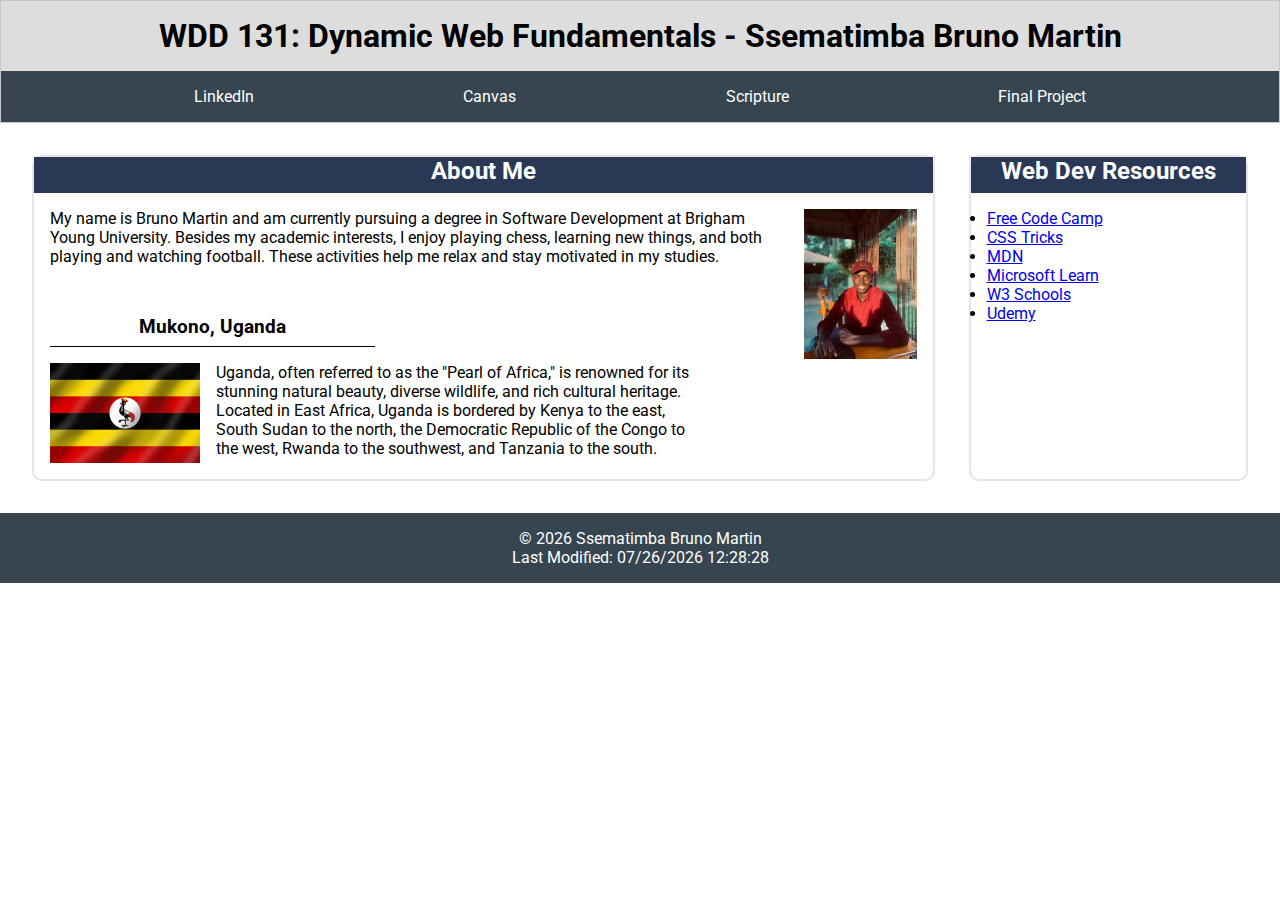
<file: index.html>
<!DOCTYPE html>
<html lang="en">

<head>
    <meta charset="UTF-8">
    <meta name="viewport" content="width=device-width, initial-scale=1.0">
    <meta name="description" content="WDD 131: Dynamic Web Fundamentals -Bruno Martin - Student page">
    <meta name="author" content="Bruno Martin Ssematimba">
    <title>WDD 131 - Dynamic Web Fundamentals - Bruno Martin Ssematimba</title>


    <link rel="preconnect" href="https://fonts.googleapis.com">
    <link rel="preconnect" href="https://fonts.gstatic.com" crossorigin>
    <link
        href="https://fonts.googleapis.com/css2?family=Roboto+Flex:opsz,wght@8..144,100..1000&family=Roboto:ital,wght@0,100..900;1,100..900&display=swap"
        rel="stylesheet">

    <link rel="stylesheet" href="styles/base.css">

    <script src="scripts/getdates.js" defer></script>
</head>

<body>
    <header>
        <h1>WDD 131: Dynamic Web Fundamentals - Ssematimba Bruno Martin </h1>
        <nav>
            
            <a href="www.linkedin.com/in/bruno-martin-ssematimba">LinkedIn</a>
            <a href="https://byupw.instructure.com/">Canvas</a>
            <a
                href="https://www.churchofjesuschrist.org/study/scriptures/bofm/alma/34?lang=eng&id=p36#p36">Scripture</a>
            <a href="/project/index.html">Final Project</a>
        </nav>
    </header>

    <main class="parent">
        <section class="card">
            <div class="about">
                <h2>About Me</h2>
                <img src="images/profile.webp" alt="Profile picture of Bruno Martin Ssematimba" height="200">
                <p>
                    My name is Bruno Martin and  am currently pursuing a degree in Software Development at Brigham Young University.
                    Besides my academic interests, I enjoy playing chess, learning new things, and both playing and watching football. These activities help me relax and stay motivated in my studies.
                </p>
            </div>

            <div class="country">
                <h3>Mukono, Uganda</h3>
                <img src="images/uganda.webp" alt="Official Flag of" height="100">
                
                <p>
                    Uganda, often referred to as the "Pearl of Africa," is renowned for its stunning natural beauty, diverse wildlife, and rich cultural heritage. Located in East Africa, Uganda is bordered by Kenya to the east, South Sudan to the north, the Democratic Republic of the Congo to the west, Rwanda to the southwest, and Tanzania to the south.   
                </p>
            </div>
        </section>


        <section class="card">
            <h2>Web Dev Resources</h2>
            <ul>
                <li><a href="https://www.freecodecamp.org" target="_blank">Free Code Camp</a></li>
                <li><a href="https://css-tricks.com/" target="_blank">CSS Tricks</a></li>
                <li><a href="https://developer.mozilla.org" target="_blank">MDN</a></li>
                <li><a href="https://learn.microsoft.com" target="_blank">Microsoft Learn</a></li>
                <li><a href="https://www.w3schools.com" target="_blank">W3 Schools</a></li>
                <li><a href="https://www.udemy.com" target="_blank">Udemy</a></li>
            </ul>
        </section>
    </main>

    <footer>
        <p>&copy; <span id="currentYear"></span></p>
        <p id="lastModified"></p>
    </footer>
</body>

</html>
</file>
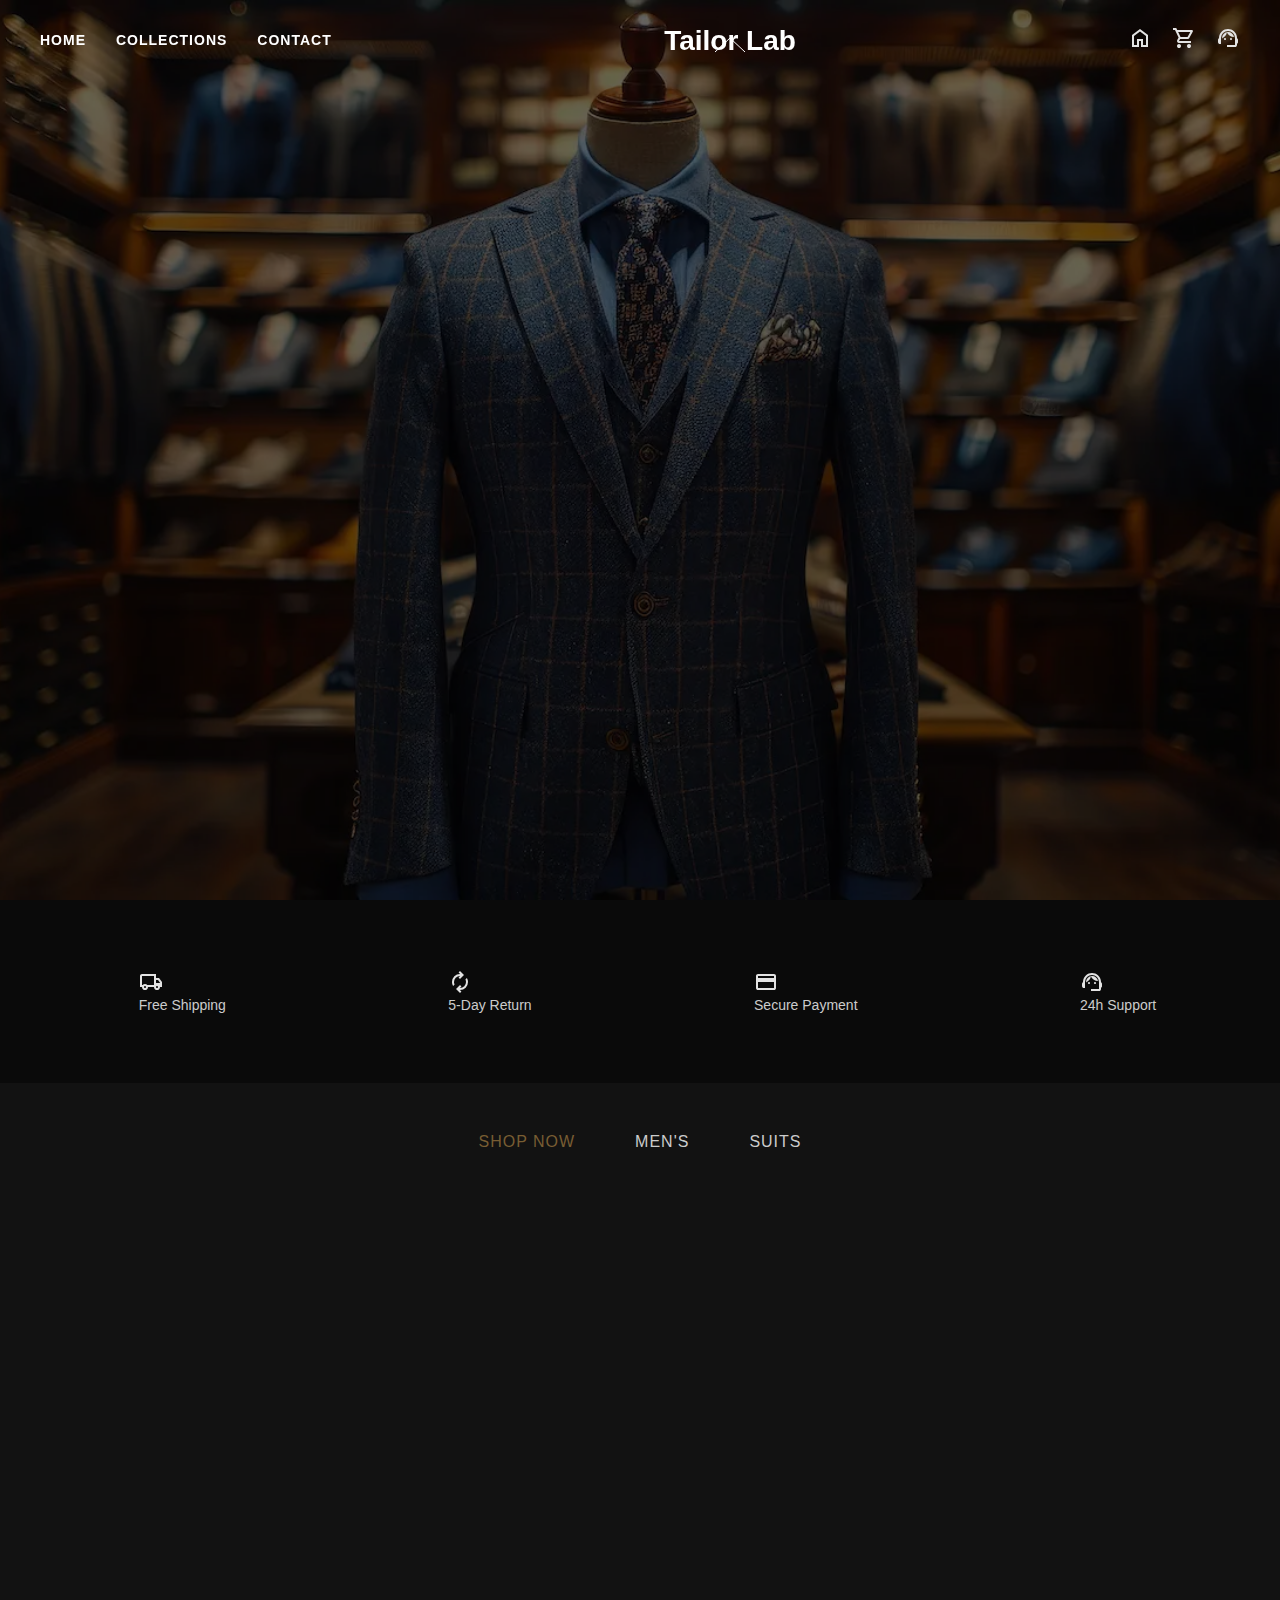
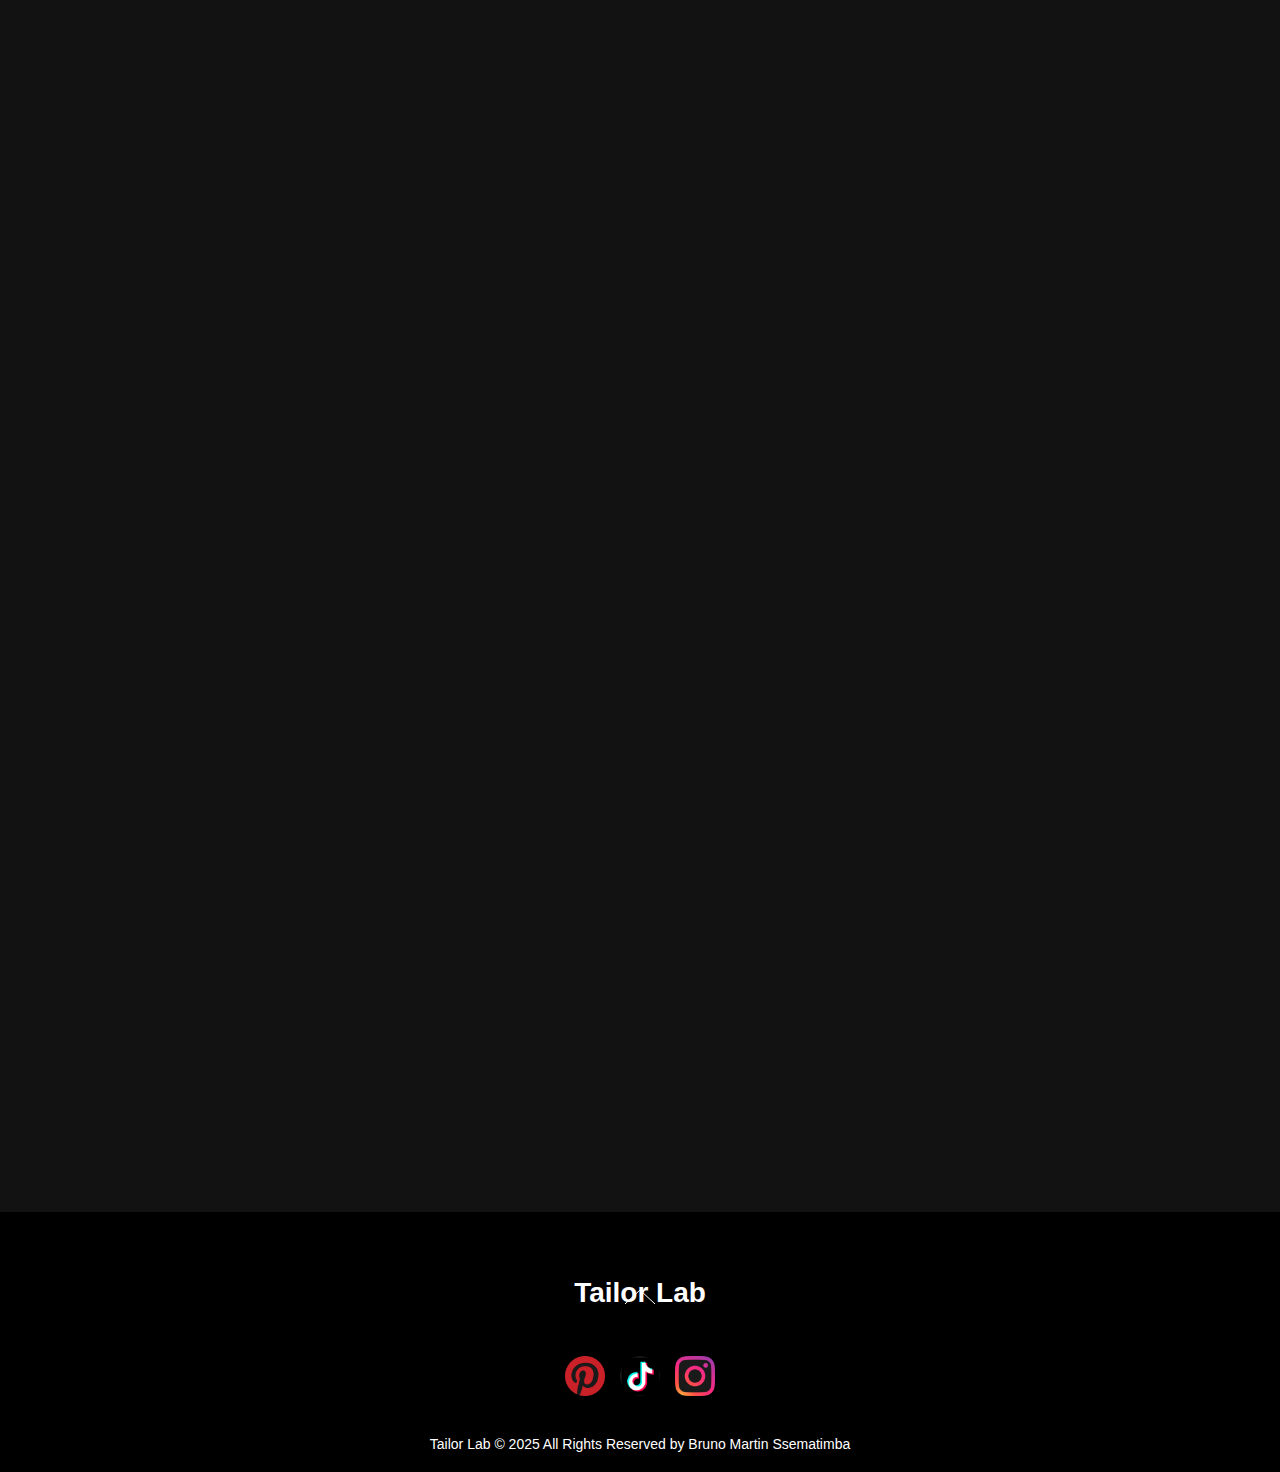
<file: project/index.html>
<!DOCTYPE html>
<html lang="en">
<head>
    <meta charset="UTF-8">
    <meta name="viewport" content="width=device-width, initial-scale=1.0" />
    <meta name="description" content="Tailor-lab a custom suit tailoring company" />
    <meta name="author" content="Ssematimba Bruno Martin" />
    <meta name="keywords" content="Tailor Lab, Custom Suits, Tailoring, Fashion, Style" />
    <title>Tailor Lab</title>

    <link rel="stylesheet" href="styles/style.css">
    <script src="scripts/script.js" defer></script>
</head>
<body>
<header>
    <button class="menu-toggle">
        <i class="fas fa-bars"></i>
    </button>

    <nav class="nav-links">
        <a href="index.html">Home</a>
        <a href="gallery.html">Collections</a>
        <a href="contact.html">Contact</a>
    </nav>

    <div class="logo">
        <svg width="150" height="40" viewBox="0 0 150 40">
            <text x="75" y="30" font-family="Arial" font-size="28" font-weight="bold" text-anchor="middle"
                fill="white">Tailor Lab</text>
            <path d="M60 32 L75 18 L90 32" stroke="white" stroke-width="1" fill="none" />
        </svg>
    </div>

    <div class="nav-icons">
        <a href="index.html"> <img src="images/home.svg"><i class="fas fa-search"></i></a>
        <a href="gallery.html"> <img src="images/shopping.svg"><i class="fas fa-user"></i></a>
        <a href="contact.html"> <img src="images/support.svg"><i class="fas fa-user"></i></a>
    </div>
</header>

<section class="hero">
    <div class="hero-bg"></div>  
    </div>
    <div class="hero-content">
        <div class="hero-deer">&#x2927;</div>
        <h1 class="hero-title">Tailor Lab</h1>
        <p class="hero-subtitle">Discover custom tailored suits for weddings, prom, office wear, and other special occasions. Perfectly crafted to match your style and needs.</p>
        <a href="gallery.html" class="btn">SHOP NOW</a>
    </div>
</section>

<div class="features">
    <div class="feature">
        <div class="feature-icon">
            <i class="fas fa-truck"></i>
        </div>
        <div class="feature-text">
            <img src="images/shipping.svg">
            <p>Free Shipping</p>
        </div>
    </div>
    <div class="feature">
        <div class="feature-icon">
            <i class="fas fa-undo"></i>
        </div>
        <div class="feature-text">
            <img src="images/renew.svg">
            <p>5-Day Return</p>
        </div>
    </div>
    <div class="feature">
        <div class="feature-icon">
            <i class="fas fa-lock"></i>
        </div>
        <div class="feature-text">
            <img src="images/card.svg">
            <p>Secure Payment</p>
        </div>
    </div>
    <div class="feature">
        <div class="feature-icon">
            <i class="fas fa-headset"></i>
        </div>
        <div class="feature-text">
            <img src="images/support.svg">
            <p>24h Support</p>
        </div>
    </div>
</div>

<div class="category-nav">
    <button class="category-btn active">SHOP NOW</button>
    <button class="category-btn">MEN'S</button>
    <button class="category-btn">SUITS</a></button>
</div>

<h2 class="section-title fade-in">NEW ARRIVALS</h2>

<div class="products fade-in">
    <div class="product">
        <img src="images/arrival3.jpg" alt="Product" loading="lazy" class="product-img">
        <div class="product-badge">New</div>
        <div class="product-overlay">
            <h3 class="product-title">Premium Luxury Tuxedo</h3>
            <p class="product-price">$89.99</p>
            <a href="contact.html" class="btn">ADD TO CART</a>
        </div>
    </div>
    <div class="product">
        <img src="images/arrival2.jpg" alt="Product" loading="lazy" class="product-img">
        <div class="product-overlay">
            <h3 class="product-title">Classic Prom Suit</h3>
            <p class="product-price">$69.99</p>
            <a href="contact.html" class="btn">ADD TO CART</a>
        </div>
    </div>
    <div class="product">
        <img src="images/arrival.jpg" alt="Product" loading="lazy" class="product-img">
        <div class="product-badge">Sale</div>
        <div class="product-overlay">
            <h3 class="product-title">Luxury Italian Suit</h3>
            <p class="product-price">$349.99</p>
            <a href="contact.html" class="btn">ADD TO CART</a>
        </div>
    </div>
</div>

<div class="collection fade-in">
    <div class="collection-img">
        <img src="images/two.webp" loading="lazy" alt="Collection">
    </div>
    <div class="collection-content">
        <h3 class="collection-subtitle">CITIZEN</h3>
        <h2 class="collection-title">2025 Collection</h2>
        <p class="collection-text">Luxury meets quality. Known as one of the most established suit designers in the industry, this collection offers the finest pieces in elegance and style.</p>
        <a href="gallery.html" class="btn">VIEW COLLECTION</a>
    </div>
</div>

<section class="blog fade-in">
    <div class="blog-content">
        <p class="blog-date">17TH APRIL 2025</p>
        <h2 class="blog-title">HOW TO CHOOSE A BUSINESS SUIT</h2>
        <a href="contact.html" class="btn">READ MORE</a>
    </div>
</section>

<div class="clearance fade-in">
    <div class="clearance-item">
        <img src="images/offer.webp" alt="Clearance"  loading="lazy" class="clearance-img">
        <div class="clearance-overlay">
            <h3 class="clearance-title">SUITS</h3>
            <p class="clearance-text">A luxury double brest and turtle neck embody timeless elegance</p>
            <a href="contact.html" class="btn">Order Product</a>
        </div>
    </div>
    <div class="clearance-item">
        <img src="images/trouser1.webp" alt="Clearance" loading="lazy" class="clearance-img">
        <div class="clearance-overlay">
            <h3 class="clearance-title">CLEARANCE</h3>
            <p class="clearance-text">Soft, breathable, durable—ultimate comfort.</p>
            <a href="contact.html" class="btn">Order Product</a>
        </div>
    </div>
</div>

<section class="sale fade-in">
    <h2 class="sale-title">GIVE AWAY</h2>
    <p class="sale-subtitle">HOT DEALS WITH UP TO 50% OFF SALE</p>
    <div class="sale-grid">
        <div class="sale-item">
            <img src="images/four.webp" loading="lazy" alt="Sale" class="sale-img">
            <div class="sale-tag">-50%</div>
        </div>
        <div class="sale-item">
            <img src="images/one.webp" alt="Sale" loading="lazy" class="sale-img">
            <div class="sale-tag">-30%</div>
        </div>
        <div class="sale-item">
            <img src="images/three.webp" alt="Sale"  loading ="lazy" class="sale-img">
            <div class="sale-tag">-40%</div>
        </div>
    </div>
    <a href="gallery.html" class="btn" style="margin-top: 40px;">VIEW ALL</a>
</section>

<footer>
    <div class="footer-logo">
        <svg width="150" height="40" viewBox="0 0 150 40">
            <text x="75" y="30" font-family="Arial" font-size="28" font-weight="bold" text-anchor="middle"
                fill="white">Tailor Lab</text>
            <path d="M60 32 L75 18 L90 32" stroke="white" stroke-width="1" fill="none" />
        </svg>
    </div>
    <div class="footer-social">
        <a href="#"><img src="images/pinterest.png" alt="Pinterest" width="40" height="40"></a>
        <a href="#"><img src="images/tiktok.png" alt="Tiktok" width="45"height="45"></a>
        <a href="#"><img src="images/instagram.png" alt="Instagram" width="40" height="40"></a>
    </div>

    <p class="footer-text">Tailor Lab © 2025 All Rights Reserved by Bruno Martin Ssematimba</p>
</footer>
</body>
</html>
</file>
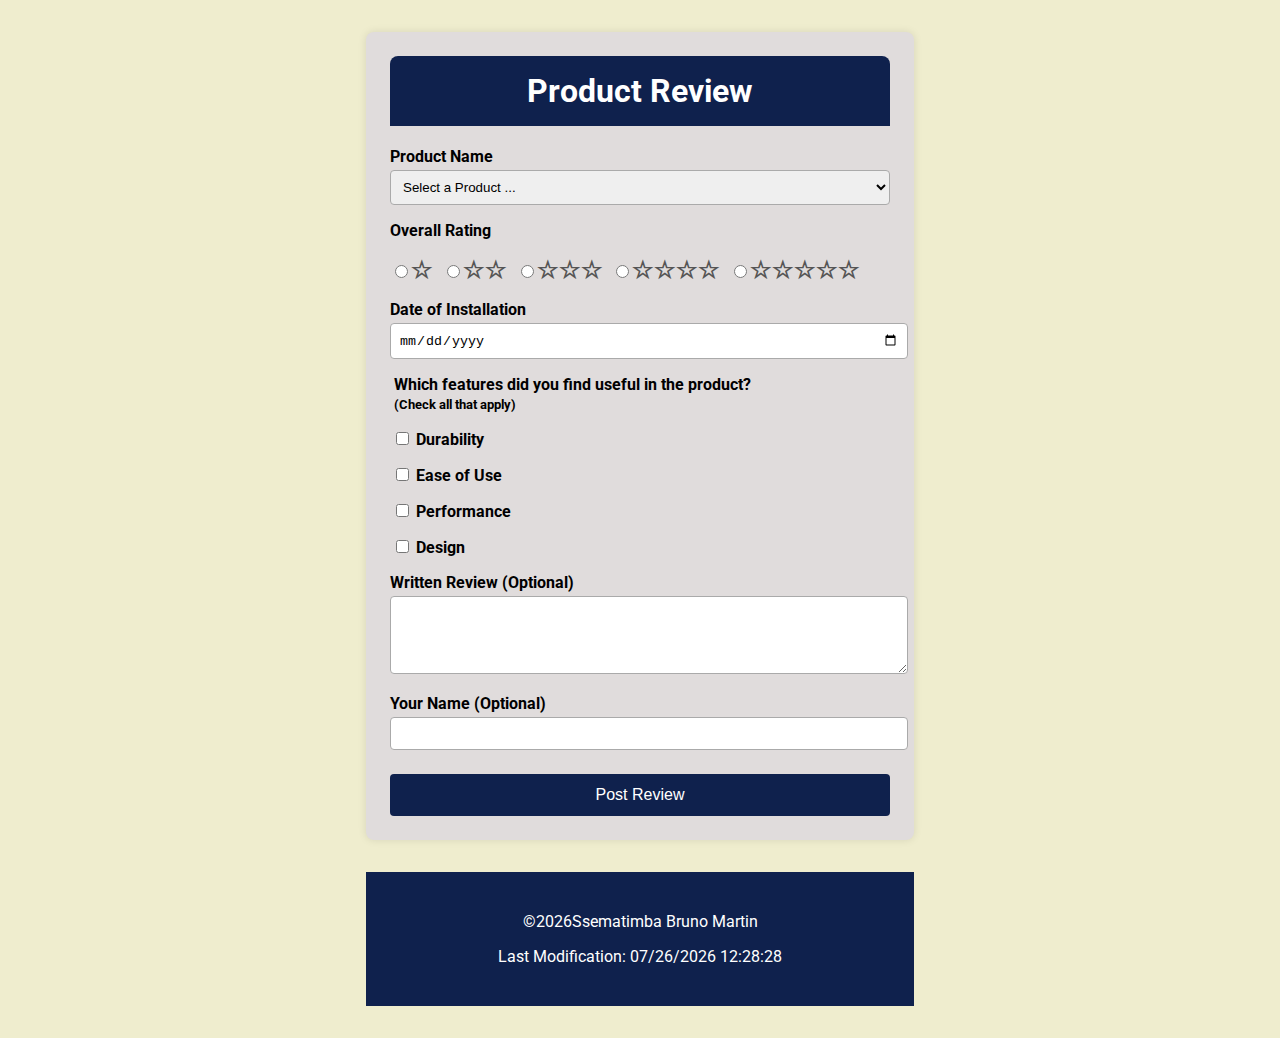
<file: form.html>
<!DOCTYPE html>
<html lang="en">

<head>
    <meta charset="UTF-8">
    <meta name="viewport" content="width=device-width, initial-scale=1.0">
    <title>Product review</title>
    <meta name="description" content="Bruno Martin Ssematimba - Form">
    <meta name="author" content="Bruno martin Ssematimba">
    <link rel="preconnect" href="https://fonts.googleapis.com">
    <link rel="preconnect" href="https://fonts.gstatic.com" crossorigin>
    <link href="https://fonts.googleapis.com/css2?family=Fugaz+One&family=Roboto:wght@100;400&display=swap"
        rel="stylesheet">
    <link rel="stylesheet" href="styles/form.css">
    <script src="scripts/form.js" defer></script>

</head>

<body>
    <main>
        <h1>Product Review</h1>
        <form action="review.html" method="get">
           
            <label for="product">Product Name</label>
            <select id="product" name="product" required>
                <option value="" disabled selected>Select a Product ...</option>
            </select>

         
            <label>Overall Rating</label>
            <div class="rating">
                <label><input type="radio" name="rating" value="1" required>☆</label>
                <label><input type="radio" name="rating" value="2">☆☆</label>
                <label><input type="radio" name="rating" value="3">☆☆☆</label>
                <label><input type="radio" name="rating" value="4">☆☆☆☆</label>
                <label><input type="radio" name="rating" value="5">☆☆☆☆☆</label>
            </div>

           
            <label for="installDate">Date of Installation</label>
            <input type="date" id="installDate" name="installDate" required>

            
            <fieldset>
                <legend>Which features did you find useful in the product? <br><small>(Check all that apply)</small>
                </legend>
                <label><input type="checkbox" name="features" value="Durability" id="durability"> Durability</label>
                <label><input type="checkbox" name="features" value="Ease of Use" id="ease"> Ease of Use</label>
                <label><input type="checkbox" name="features" value="Performance" id="performance"> Performance</label>
                <label><input type="checkbox" name="features" value="Design" id="design"> Design</label>
            </fieldset>

            
            <label for="review">Written Review <span>(Optional)</span></label>
            <textarea id="review" name="review" rows="4" cols="50"></textarea>

            
            <label for="username">Your Name <span>(Optional)</span></label>
            <input type="text" id="username" name="username">

           
            <input type="submit" value="Post Review">
        </form>
    </main>
    <footer>
        <p>©<span id="currentyear"></span><span>Ssematimba Bruno Martin</span></p>
        <p id="lastModified"></p>
    </footer>
</body>

</html>
</file>
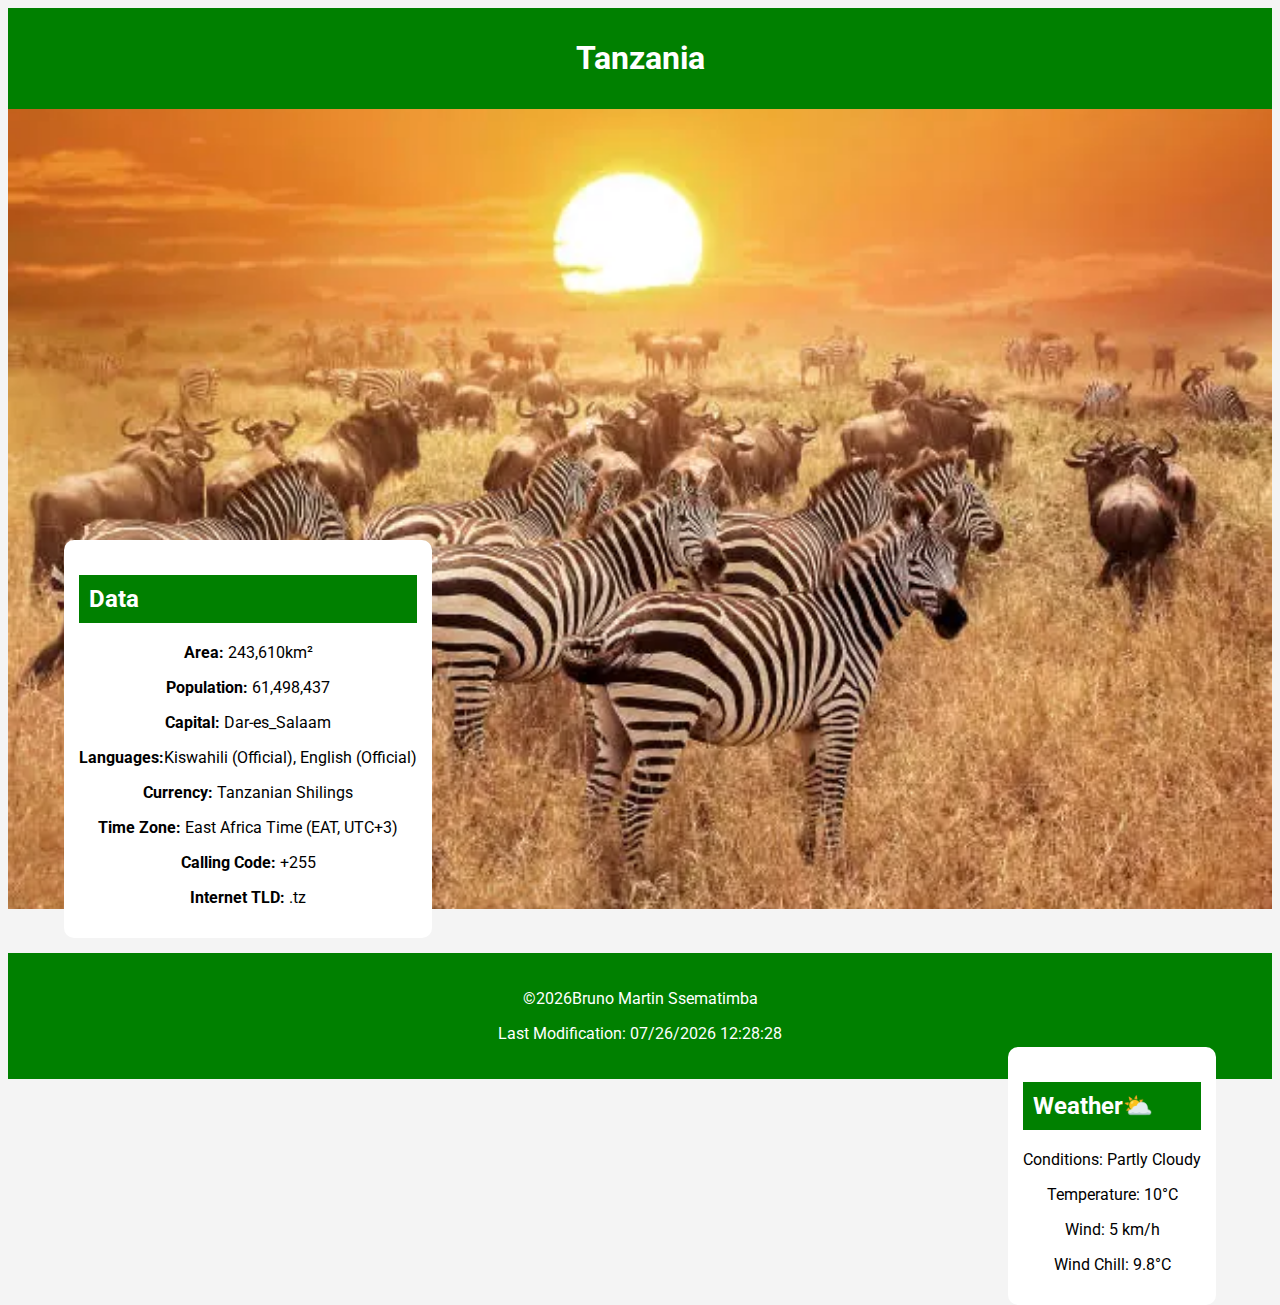
<file: place.html>
<!DOCTYPE html>
<html lang="en">

<head>
    <meta charset="UTF-8">
    <meta name="viewport" content="width=device-width, initial-scale=1.0">
    <title>Country Page</title>
    <meta name="description" content="Bruno Martin Ssematimba | WDD 131 - Country Place">
    <meta name="author" content="Bruno Martin">
    <link rel="preconnect" href="https://fonts.googleapis.com">
    <link rel="preconnect" href="https://fonts.gstatic.com" crossorigin>
    <link href="https://fonts.googleapis.com/css2?family=Fugaz+One&family=Roboto:wght@100;400&display=swap"
        rel="stylesheet">
    <link rel="stylesheet" href="styles/place.css">
    <script src="scripts/place.js" defer></script>
</head>

<body>
    <header>
        <h1>Tanzania</h1>
    </header>

    <main>
        <div class="hero">
            <picture>
                <source srcset="images/image.webp" media="(min-width: 768px)">
                <source srcset="images/tanzania.webp" media="(min-width: 480px)">
                <img src="imags/image.webp" alt="Hero image of the place">
            </picture>
        </div>

        <div class="content">
            <div class="data">
                <h2><span>Data</span></h2>
                <p><strong>Area:</strong> 243,610km²</p>
                <p><strong>Population:</strong> 61,498,437</p>
                <p><strong>Capital:</strong> Dar-es_Salaam</p>
                <p><strong>Languages:</strong>Kiswahili (Official), English (Official)</p>
                <p><strong>Currency:</strong> Tanzanian Shilings</p>
                <p><strong>Time Zone:</strong> East Africa Time (EAT, UTC+3)</p>
                <p><strong>Calling Code:</strong> +255</p>
                <p><strong>Internet TLD:</strong> .tz</p>
            </div>

            <div class="weather">
                <h2 id="weather-title">Weather</h2>
                <img src="images/icon.svg" width="70" alt="weather icon" class="weather-icon">
                <p>Conditions: <span id="conditions">loading...</span></p>
                <p>Temperature: <span id="temperature">10</span>°C</p>
                <p>Wind: <span id="wind-speed">5</span> km/h</p>
                <p>Wind Chill: <span id="wind-chill">N/A</span></p>
            </div>
        </div>
    </main>
    <footer>
        <p>©<span id="currentyear"></span>Bruno Martin Ssematimba</p>
        <p id="lastModified"></p>
    </footer>
</body>

</html>
</file>
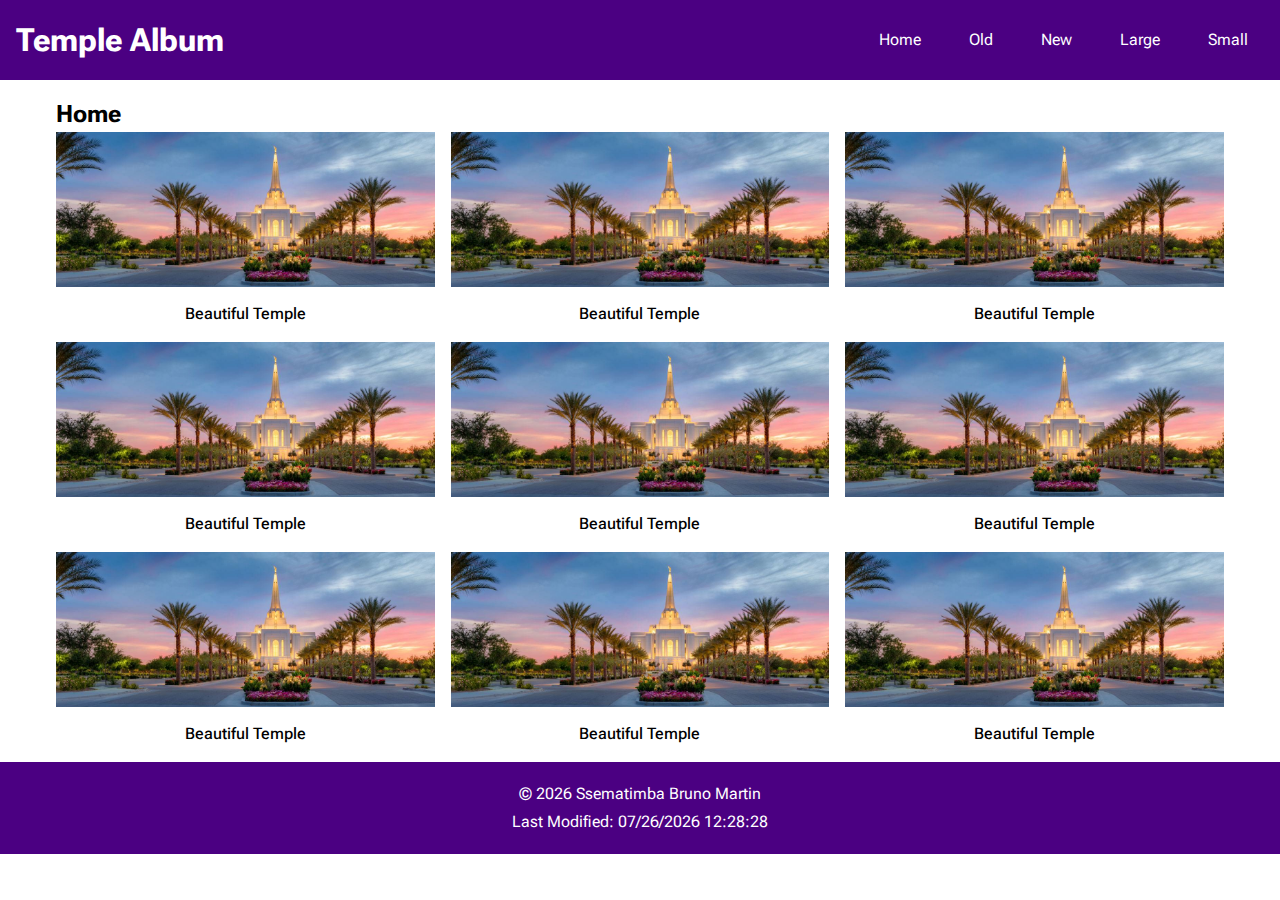
<file: temples.html>
<!DOCTYPE html>
<html lang="en">

<head>
    <meta charset="UTF-8">
    <meta name="viewport" content="width=device-width, initial-scale=1.0" />
    <meta name="description" content="Responsive Temples Design"/>
    <meta name="author" content="Ssematimba Bruno Martin" />
    <title>Temples Responsive Design</title>

    <link rel="preconnect" href="https://fonts.googleapis.com" />
    <link rel="preconnect" href="https://fonts.gstatic.com" crossorigin />
    <link
        href="https://fonts.googleapis.com/css2?family=Roboto+Flex:opsz,wght@8..144,100..1000&family=Roboto:ital,wght@0,100..900;1,100..900&display=swap"
        rel="stylesheet" />


    <link rel="stylesheet" href="styles/temples.css" />

    <link rel="stylesheet" href="styles/temples-large.css" />


    <script src="scripts/temples.js" defer></script>
</head>

<body>
    <header>
        <div class="header-container">
            <h1>Temple Album</h1>
           
            <button id="hamburger" aria-label="Toggle Navigation">&#9776;</button>
        
            <nav id="nav-menu">
                <a href="#">Home</a>
                <a href="#">Old</a>
                <a href="#">New</a>
                <a href="#">Large</a>
                <a href="#">Small</a>
            </nav>
        </div>
    </header>
    <main>
        <h2>Home</h2>
        <div>
            <figure>
                <img src="images/temple.jpg" alt="Temple" />
                <figcaption>Beautiful Temple</figcaption>
            </figure>
            <figure>
                <img src="images/temple.jpg" alt="Temple 2" />
                <figcaption>Beautiful Temple</figcaption>
            </figure>
            <figure>
                <img src="images/temple.jpg" alt="Temple 3" />
                <figcaption>Beautiful Temple</figcaption>
            </figure>
            <figure>
                <img src="images/temple.jpg" alt="Temple 4" />
                <figcaption>Beautiful Temple</figcaption>
            </figure>
            <figure>
                <img src="images/temple.jpg" alt="Temple 5" />
                <figcaption>Beautiful Temple</figcaption>
            </figure>
            <figure>
                <img src="images/temple.jpg" alt="Temple 6" />
                <figcaption>Beautiful Temple</figcaption>
            </figure>
            <figure>
                <img src="images/temple.jpg" alt="Temple 7" />
                <figcaption>Beautiful Temple</figcaption>
            </figure>
            <figure>
                <img src="images/temple.jpg" alt="Temple 8" />
                <figcaption>Beautiful Temple</figcaption>
            </figure>
            <figure>
                <img src="images/temple.jpg" alt="Temple 9" />
                <figcaption>Beautiful Temple</figcaption>
            </figure>
    
        </div>
    </main>
    <footer>
        <p>&copy; <span id="currentYear"></span></p>
        <p id="lastModified"></p>
    </footer>
</body>

</html>
</file>
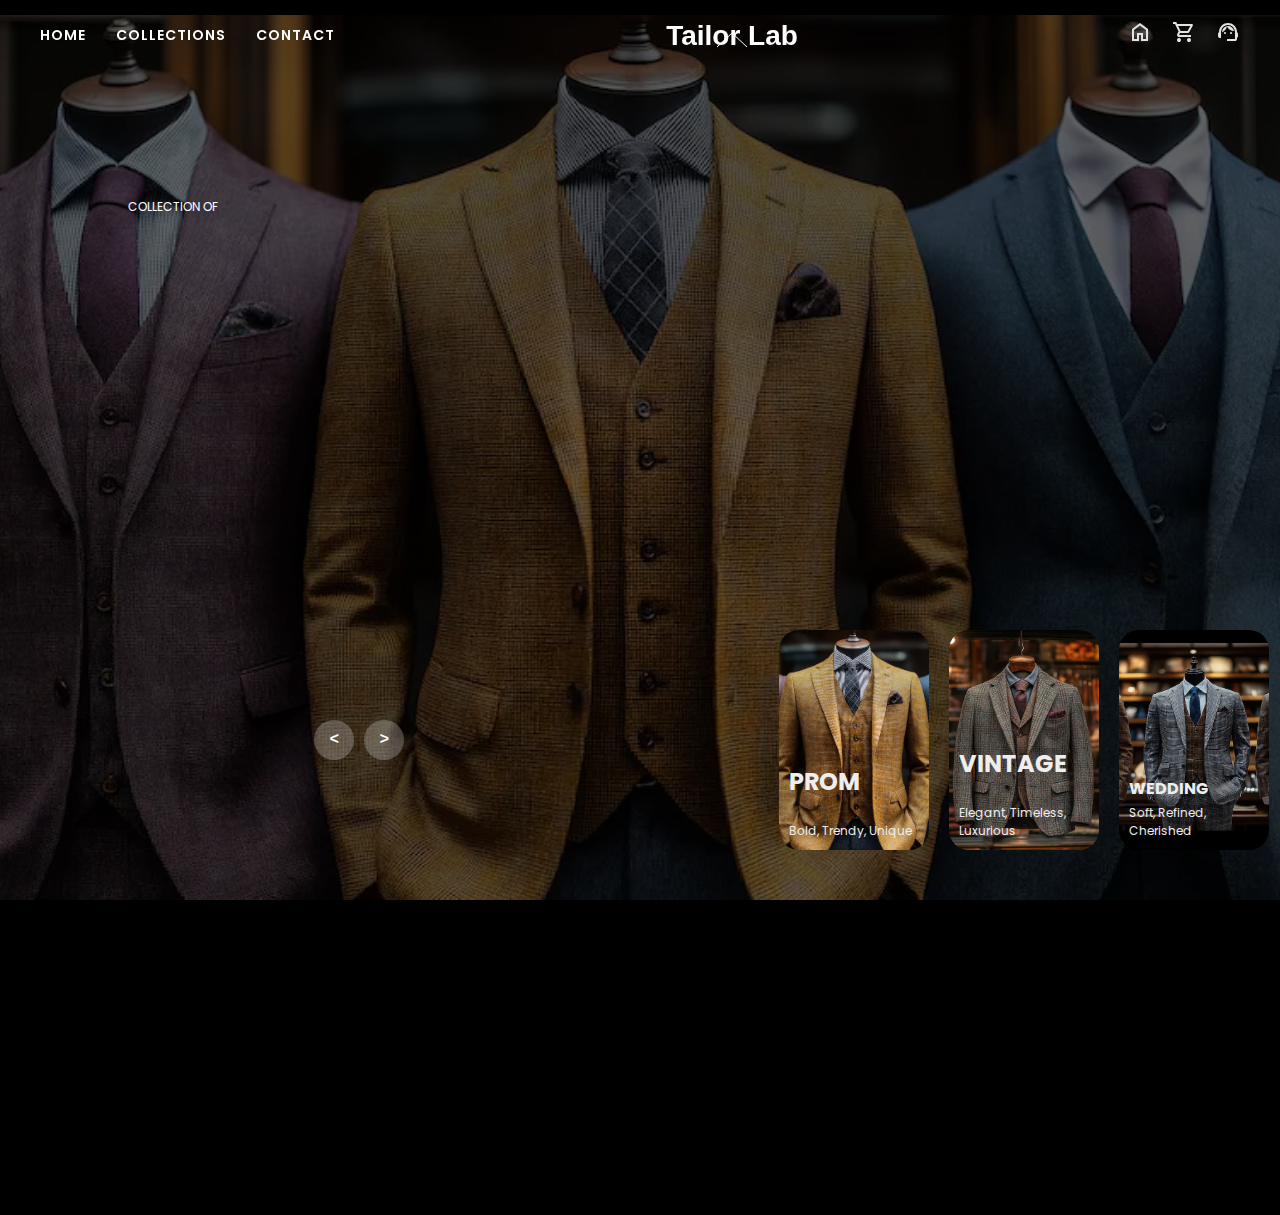
<file: project/gallery.html>
<!-- gallery.html -->
<!DOCTYPE html>

<html lang="en">
  
<head>
      <meta charset="UTF-8">
      <meta name="viewport" content="width=device-width, initial-scale=1.0" />
      <meta name="description" content="Tailor-lab a custom suit tailoring company" />
      <meta name="author" content="Ssematimba Bruno Martin" />
    <meta name="keywords" content="Tailor Lab, Custom Suits, Tailoring, Fashion, Style" />
      <title>Collections - Tailor Lab </title>
      <link rel="stylesheet" href="styles/gallery.css">
    <script src="scripts/gallery.js" defer></script>

</head>
  
<body>
        <header>
              <button class="menu-toggle">
                  <i class="fas fa-bars"></i>
              </button>
      
            <nav class="nav-links">
                <a href="index.html">Home</a>
                  <a href="gallery.html">Collections</a>
                      <a href="contact.html">Contact</a>
                </nav>
      
            <div class="logo">
                <svg width="150" height="40" viewBox="0 0 150 40">
                      <text x="75" y="30" font-family="Arial" font-size="28" font-weight="bold" text-anchor="middle"
                          fill="white">Tailor Lab</text>
                      <path d="M60 32 L75 18 L90 32" stroke="white" stroke-width="1" fill="none" />
                </svg>
          </div>

          <div class="nav-icons">
                <a href="index.html"> <img src="images/home.svg"><i class="fas fa-search"></i></a>
                <a href="gallery.html"><img src="images/shopping.svg"><i class="fas fa-user"></i></a>
                  <a href="contact.html"> <img src="images/support.svg"><i class="fas fa-user"></i></a>
              </div>
    </header>
               
    <div class="carousel">
              <div class="list">
                  <div class="item">
                    <img src="images/suit.webp" alt="Image 1">
                  <div class="content">
                    <div class="author">CLASSIC</div>
                      <div class="t">COLLECTION OF </div>
                      <div class="topic">PROM SUITS</div>
                        <div class="des">
                              <p>A rare prom suit collection combines tradition and trendiness with rich fabrics like velvet and silk blends. Bold tones
                              like emerald green and midnight blue are enhanced by metallic accents, embroidery, and detachable lapels. Asymmetrical
                              designs and modular details ensure standout, custom looks, making every suit uniquely captivating and stylish.</p>
                            </div>
                    <div class="buttons">
                        <button>Shop Now</button>
                              <button>Find out more</button>
                        </div>
                    </div>
                  </div>
                  <div class="item">
                      <img src="images/tailor.webp" alt="Image 2">
                    <div class="content">
                      <div class="author">LUXURY</div>
                    <div class="t">COLLECTION OF </div>
                      <div class="topic">VINTAGE SUITS</div>
                      <div class="des">
                           <p>Inspired by timeless elegance, this collection offers tailored suits in rich fabrics like tweed and velvet. Classic
                        designs with intricate embroidery, bold lapels, and vintage hues evoke a regal charm. Perfect for those seeking
                          sophistication, it celebrates refined craftsmanship and a bygone era’s luxurious allure.</p>
                          </div>
                          <div class="buttons">
                              <button>Shop Now</button>
                              <button>Find out more</button>
                          </div>
                      </div>
                  </div>
                <div class="item">
                  <img src="images/suit1.webp" alt="Image 3">
                <div class="content">
                      <div class="author">ELEGANT</div>
                      <div class="t">COLLECTION OF </div>
                        <div class="topic">WEDDING SUITS</div>
                        <div class="des">
                            <p>Crafted for unforgettable moments, this collection features suits in soft palettes like champagne and ivory, accented by
                              delicate patterns and shimmering details. Tailored cuts and luxurious fabrics, including silk and linen, ensure elegance
                              and comfort. These suits exude timeless charm, perfect for creating cherished wedding memories.</p>
                        </div>
                      <div class="buttons">
                        <button>Shop Now</button>
                          <button>Find out more</button>
                      </div>
                    </div>
                  </div>
                  <div class="item">
                  <img src="images/tailor1.webp" alt="Image 4">
                <div class="content">
                      <div class="author">CASUAL</div>
                      <div class="t">COLLECTION OF </div>
                        <div class="topic">DINNER SUITS</div>
                          <div class="des">
                                <p>These sleek suits embody understated elegance for formal dining occasions. Made with premium materials like satin and
                                wool, designs feature sharp cuts, slim lapels, and subtle metallic accents. Minimalist yet sophisticated, this
                                collection enhances any evening with its refined aesthetic and versatile, polished appeal.</p>
                            </div>
                          <div class="buttons">
                            <button>Shop Now</button>
                            <button>Find out more</button>
                          </div>
                      </div>
                  </div>
                </div>
                <div class="thumbnail">
                    <div class="item">
                      <img src="images/suit.webp" alt="Thumb 1">
                    <div class="content">
                      <div class="title"><h2>PROM</h2></div>
                    <div class="des"><p>Bold, Trendy, Unique</p></div>
                  </div>
                </div>
                  <div class="item">
                        <img src="images/tailor.webp" alt="Thumb 2">
                          <div class="content">
                            <div class="title"><h2>VINTAGE </h2></div>
                          <div class="des"><p>Elegant, Timeless, Luxurious</p></div>
                    </div>
                </div>
                  <div class="item">
                      <img src="images/suit1.webp" alt="Thumb 3">
                      <div class="content">
                        <div class="title">WEDDING</div>
                        <div class="des"><p>Soft, Refined, Cherished</p></div>
                  </div>
            </div>
     </div>
               <div class="arrows">
            <button id="prev">&lt;</button>
            <button id="next">&gt;</button>
        </div>
        <div class="time"></div>
    </div>

    <footer class="fade-in">
        <div class="footer-logo">
            <svg width="150" height="40" viewBox="0 0 150 40">
                <text x="75" y="30" font-family="Arial" font-size="28" font-weight="bold" text-anchor="middle"
                    fill="white">Tailor Lab</text>
                <path d="M60 32 L75 18 L90 32" stroke="white" stroke-width="1" fill="none" />
            </svg>
        </div>
        <div class="footer-social">
            <a href="#"><img src="images/pinterest.png" alt="Pinterest" width="40" height="40"></a>
            <a href="#"><img src="images/tiktok.png" alt="Tiktok" width="45" height="45"></a>
            <a href="#"><img src="images/instagram.png" alt="Instagram" width="40" height="40"></a>
        </div>

        <p class="footer-text">Tailor Lab © 2025 All Rights Reserved by Bruno Martin Ssematimba</p>
    </footer>
</body>

</html>
</file>
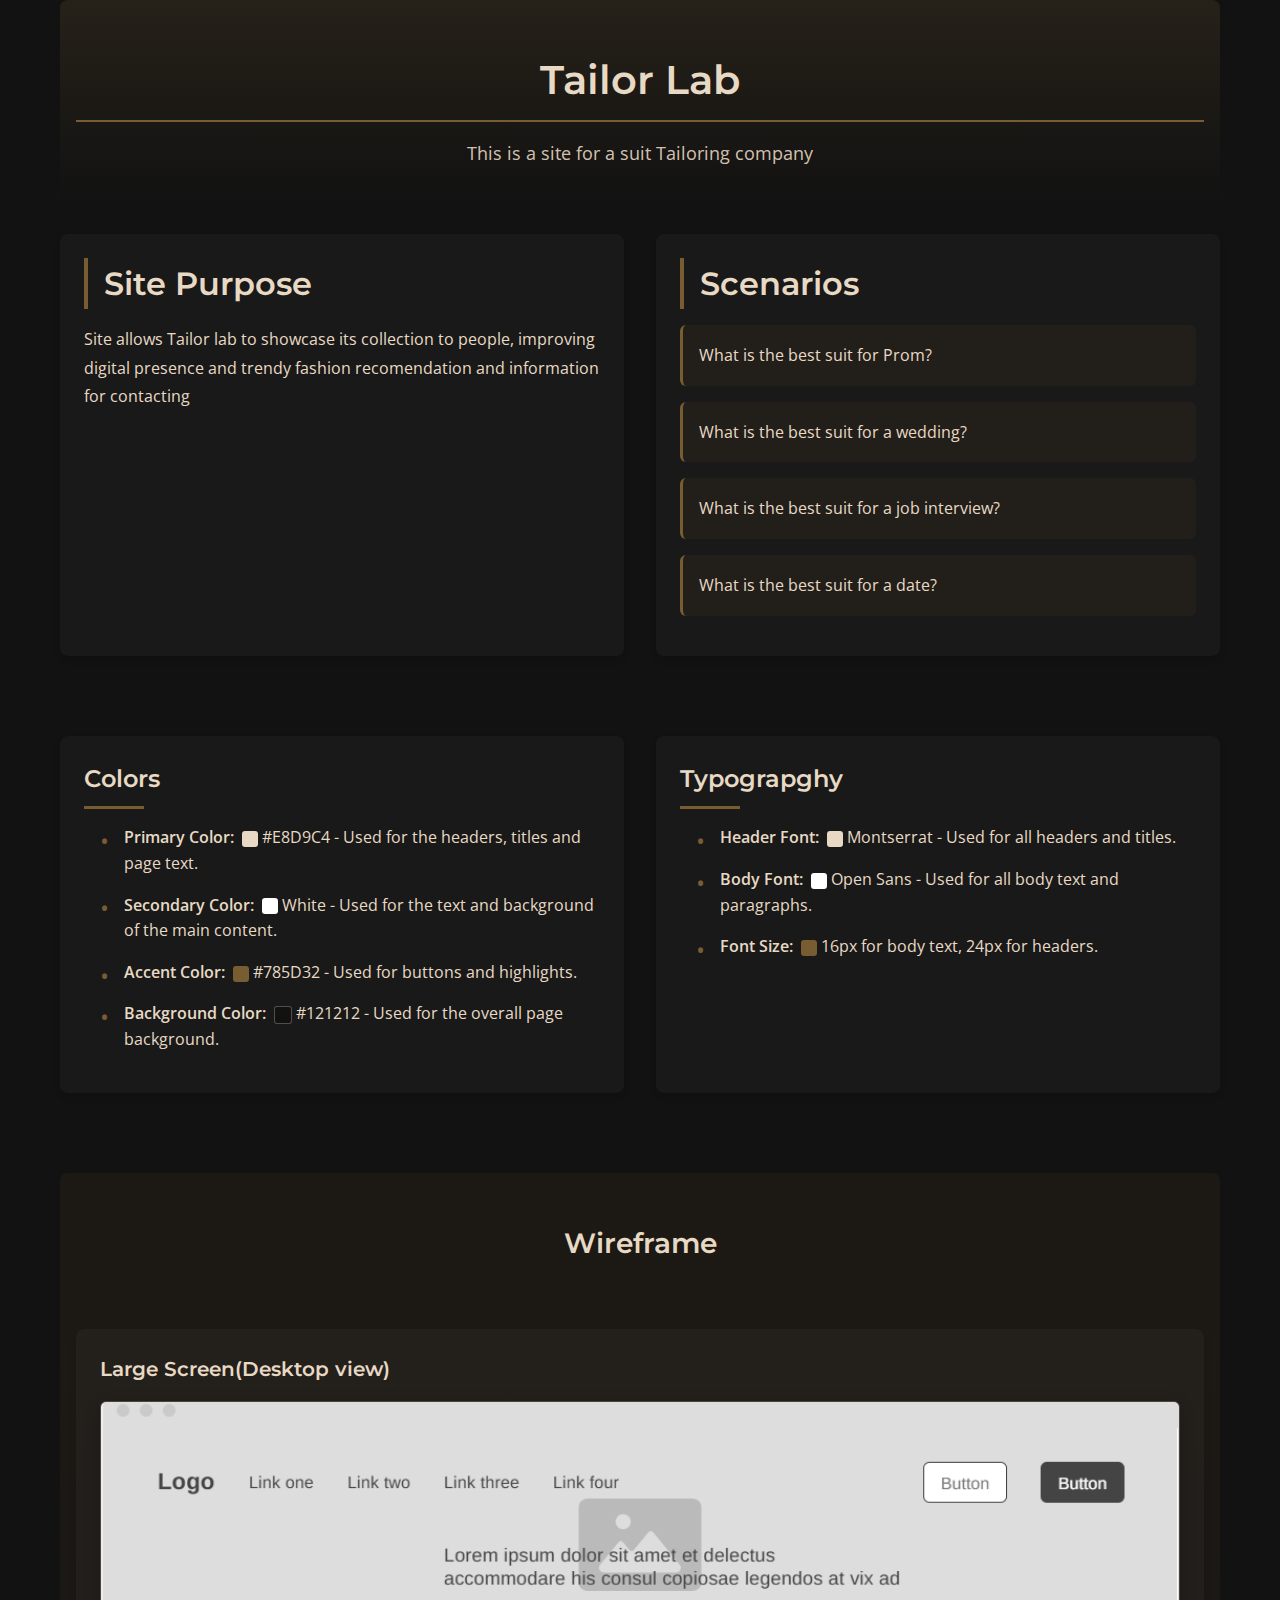
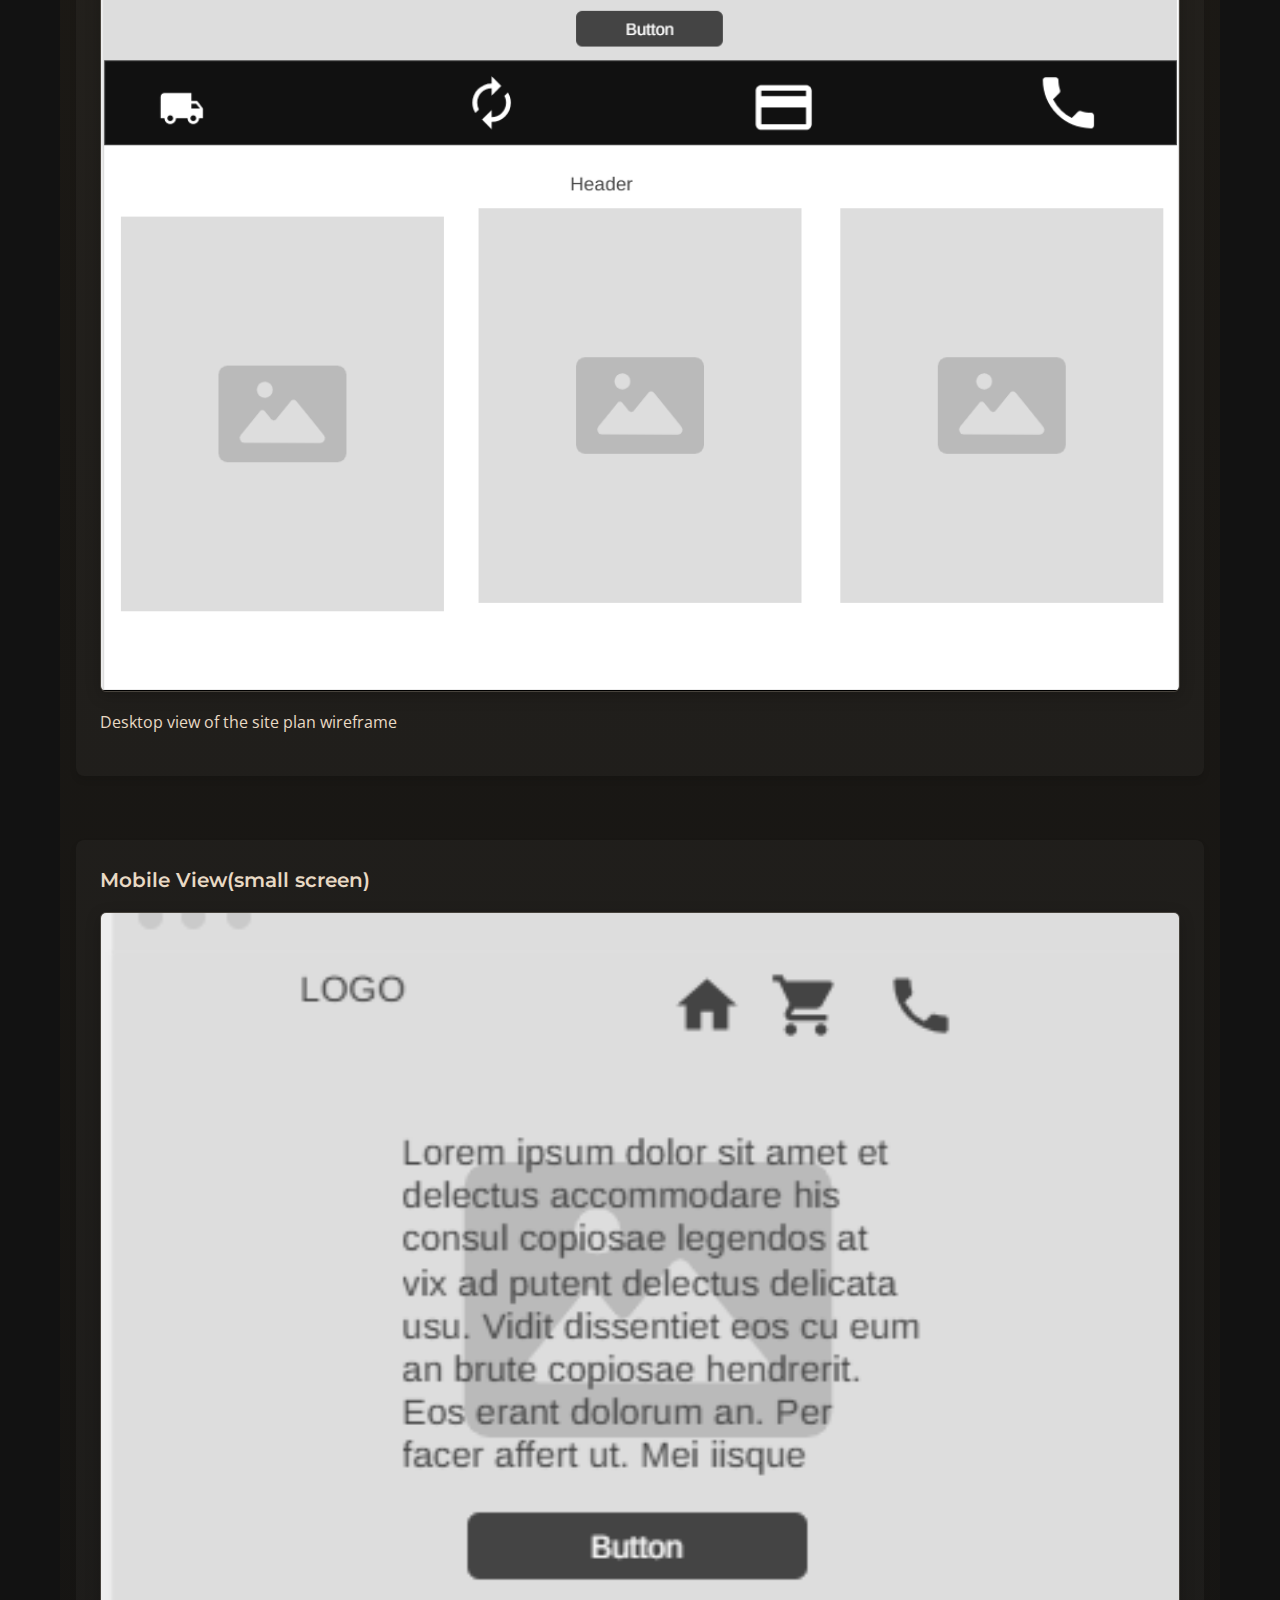
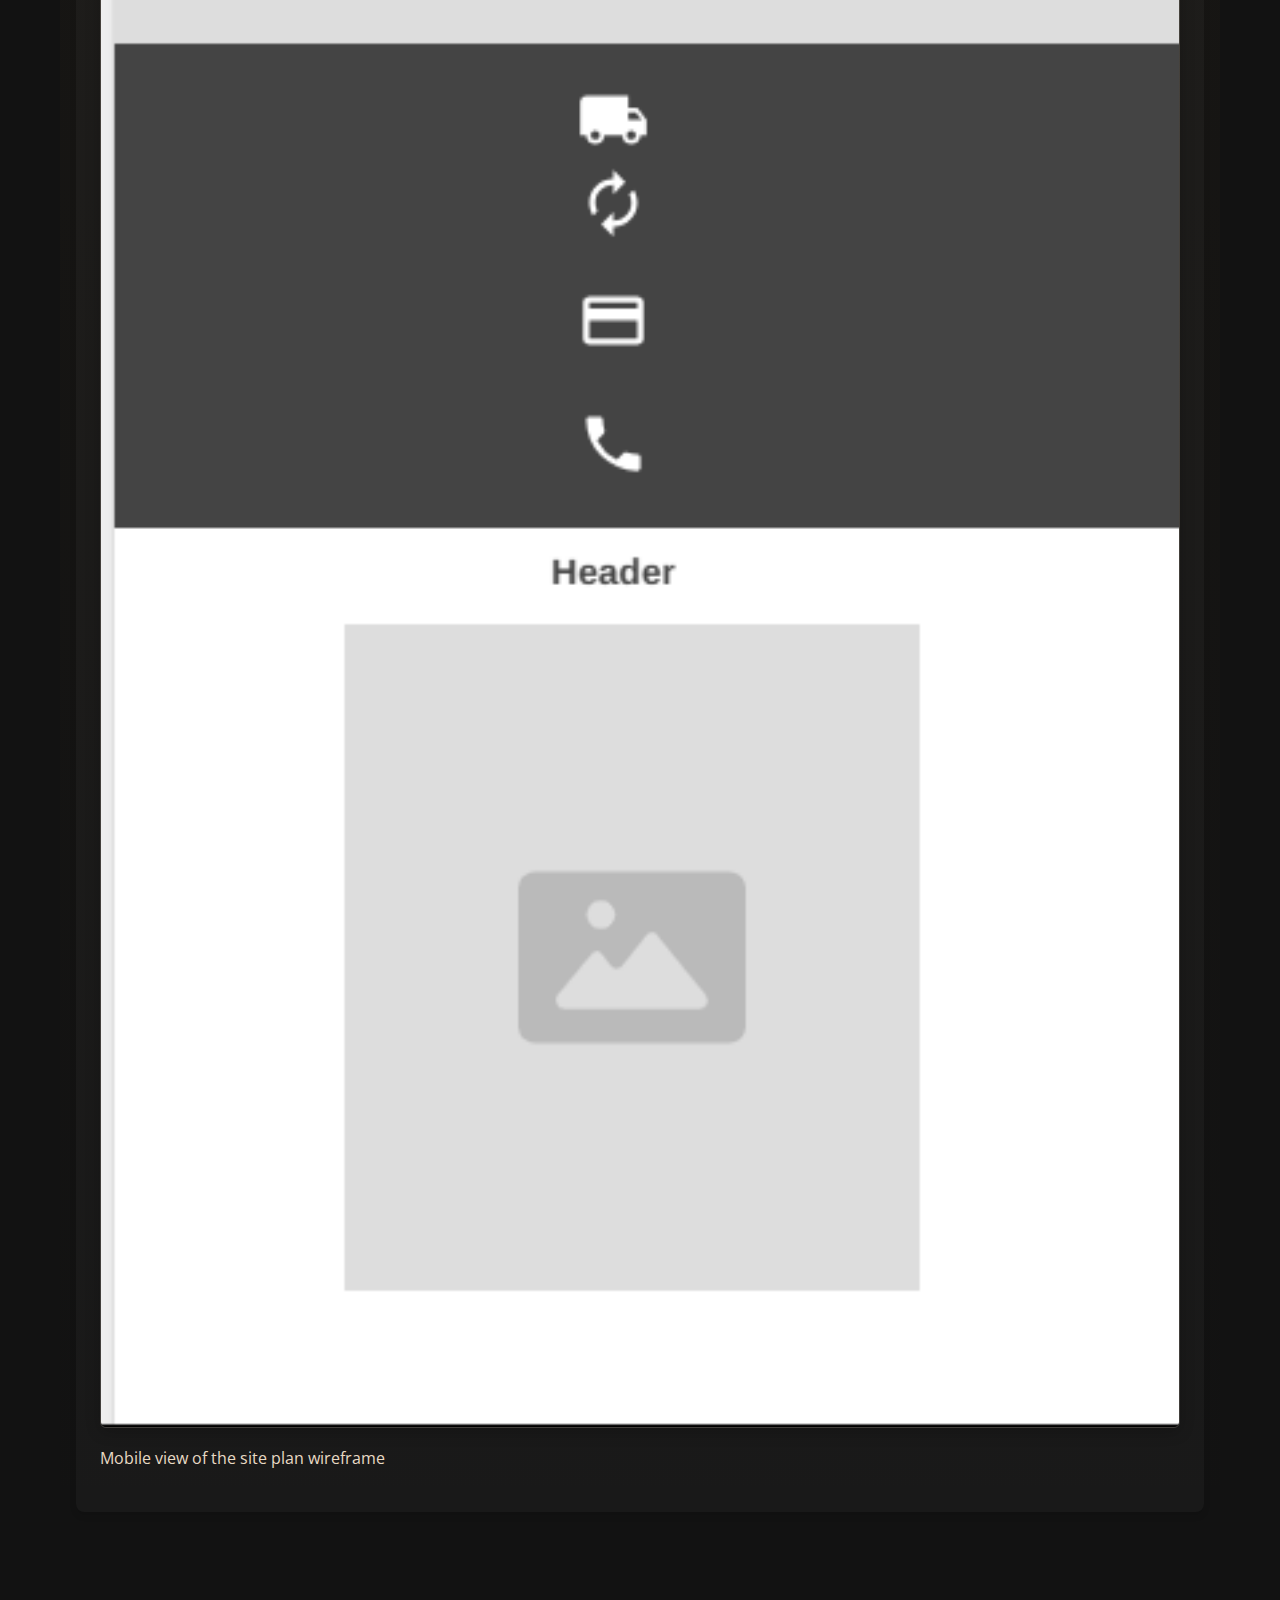
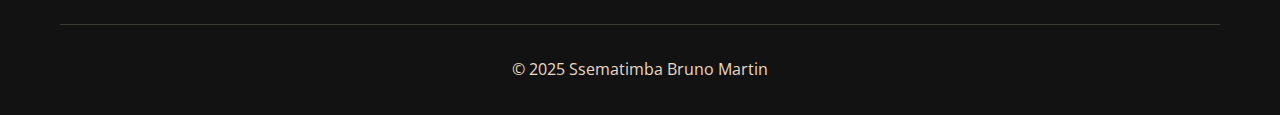
<file: project/siteplan.html>
<!DOCTYPE html>
<html lang="en">
<head>
    <meta charset="UTF-8">
    <meta name="viewport" content="width=device-width, initial-scale=1.0">
    <title>Site Plan</title>
    <meta name="author" content="Ssematimba Bruno Martin">
    <meta name="description" content="Site plan for the project">
    <link rel="stylesheet" href="styles/siteplan.css">
</head>
<body>
    <header>
        <h1>Tailor Lab</h1>
        <p>This is a site for a suit Tailoring company</p>
    </header>
    <main>
        <div>
            <section>
                <h2>Site Purpose</h2>
                <p>Site allows Tailor lab to showcase its collection to people, improving digital presence and trendy fashion recomendation and information for contacting</p>
            </section>
            <section>
                <h2>Scenarios</h2>
                <p>What is the best suit for Prom?</p>
                <p>What is the best suit for a wedding?</p>
                <p>What is the best suit for a job interview?</p>
                <p>What is the best suit for a date?</p>
            </section>
        </div>
        <div>
            <section>
            <h3>Colors</h3>
            <ul>
                <li><strong>Primary Color:</strong> #E8D9C4 - Used for the headers, titles and page text.</li>
                <li><strong>Secondary Color:</strong> White - Used for the text and background of the main content.</li>
                <li><strong>Accent Color:</strong> #785D32 - Used for buttons and highlights.</li>
                <li><strong>Background Color:</strong> #121212 - Used for the overall page background.</li>
            </ul>
            </section>
            <section>
                <h3>Typograpghy</h3>
                <ul>
                    <li><strong>Header Font:</strong> Montserrat - Used for all headers and titles.</li>
                    <li><strong>Body Font:</strong> Open Sans - Used for all body text and paragraphs.</li>
                    <li><strong>Font Size:</strong> 16px for body text, 24px for headers.</li>
            </section>
        </div>

        <div>
            <h4>Wireframe</h4>

            <section>
                <h5>Large Screen(Desktop view)</h5>
                <img src="images/desktop.png" alt="Desktop Wireframe" width="100%">
                <p>Desktop view of the site plan wireframe</p>
            </section>
            <section>
                <h5>Mobile View(small screen)</h5>
                <img src="images/mobile.png" alt="Mobile Wireframe" width="100%">
                <p>Mobile view of the site plan wireframe</p>
            </section>
        </div>
    </main>
    <footer>&copy; 2025 <span>Ssematimba Bruno Martin</span></footer>
</body>
</html>
</file>
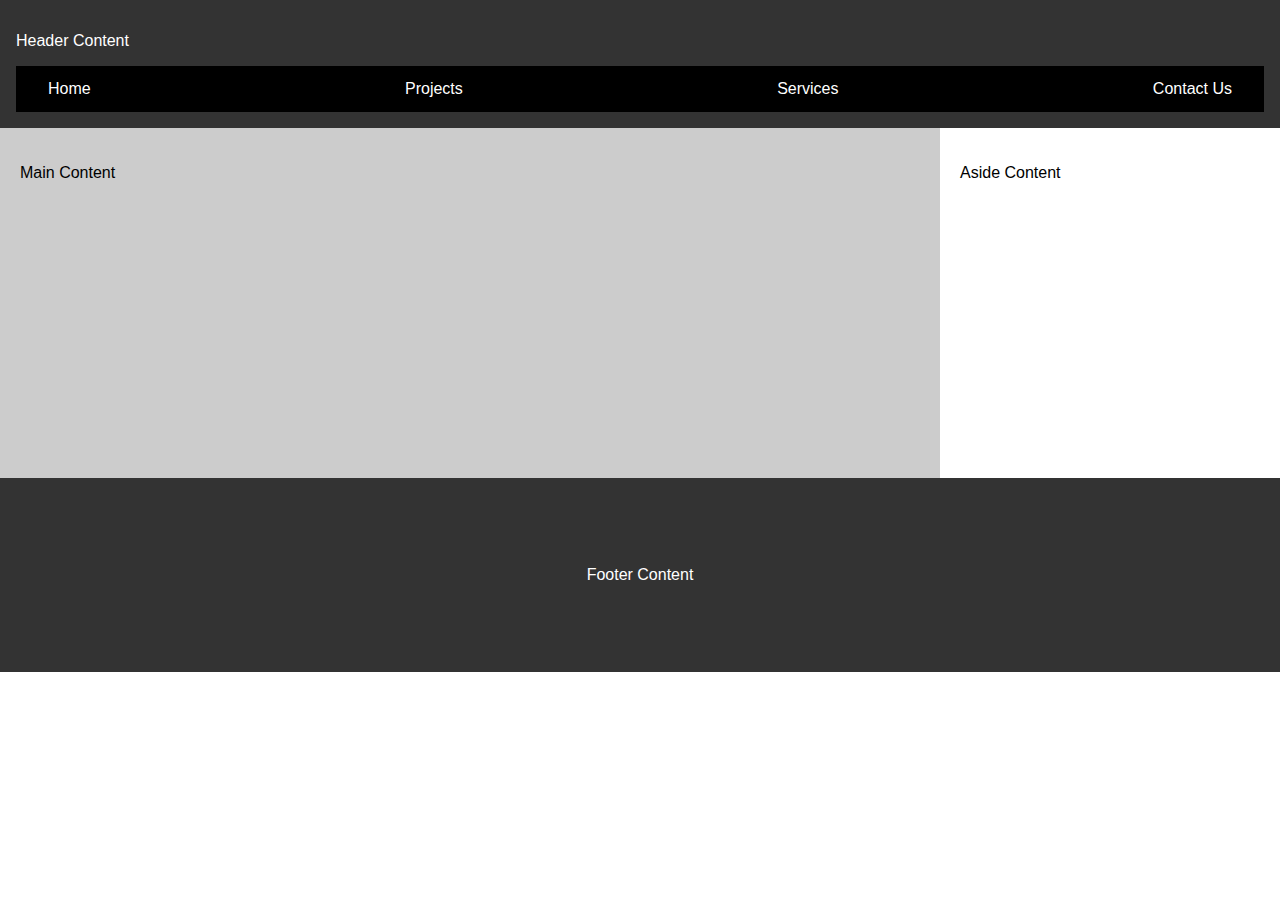
<file: week01/basic-layout.html>
<!DOCTYPE html>
<html lang="en">

<head>
    <meta charset="UTF-8">
    <meta name="viewport" content="width=device-width, initial-scale=1.0">
    <title> Ssematimba Bruno Martin | WDD 131 </title>
    <link rel="stylesheet" href="styles/layout.css">
</head>

<body>
    <header>
        <p>Header Content</p>
        <nav>
            <a href="#">Home</a>
            <a href="#">Projects</a>
            <a href="#">Services</a>
            <a href="#">Contact Us</a>
        </nav>
    </header>
    <main>
        <div class="content">
            <p>Main Content</p>
        </div>
        <div class="aside">
            <p>Aside Content</p>
        </div>
    </main>
    <footer>
        <p>Footer Content</p>
    </footer>
</body>

</html>
</file>
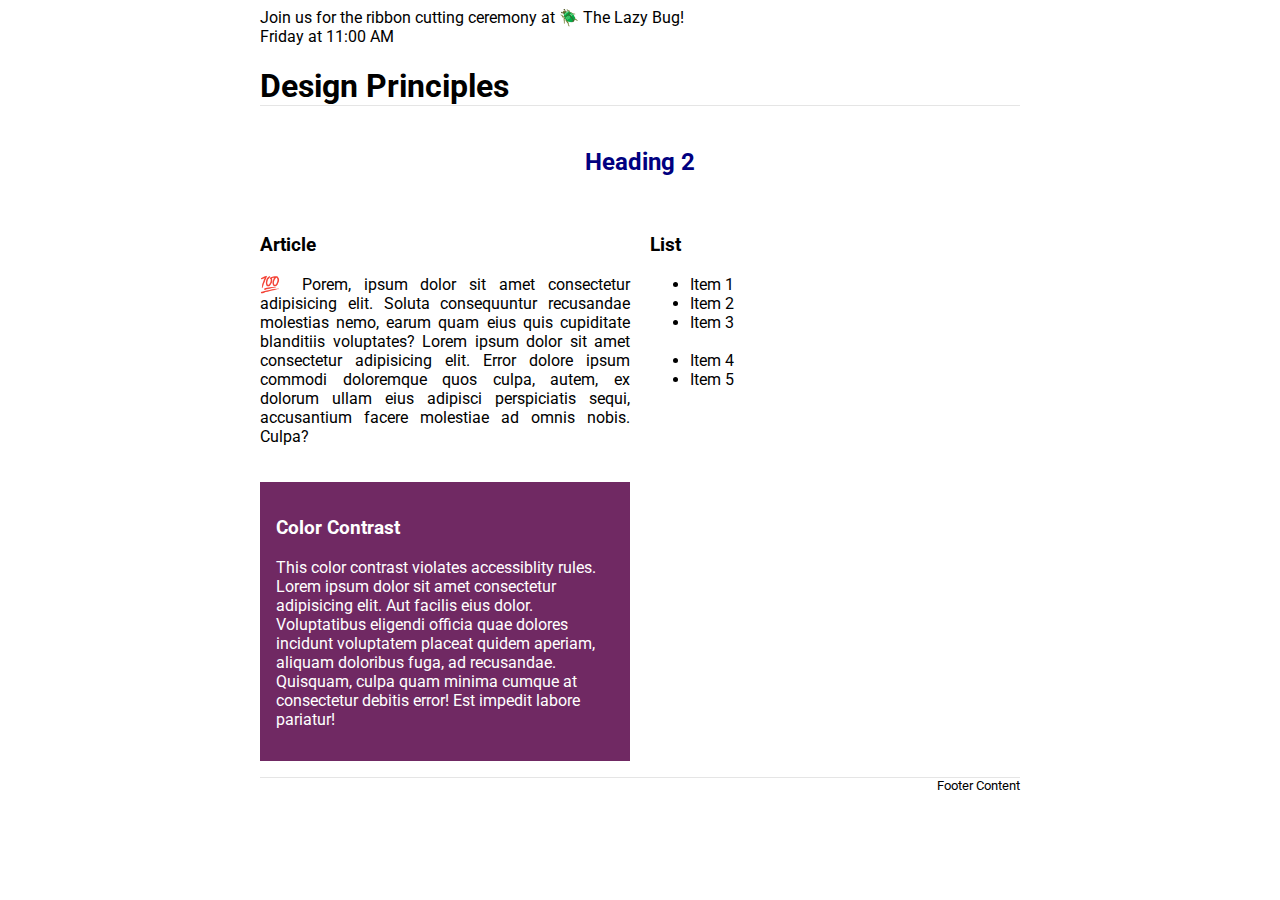
<file: week03/design.html>
<!DOCTYPE html>
<html lang="en">
<head>
    <meta charset="UTF-8">
    <meta name="viewport" content="width=device-width, initial-scale=1.0">
    <meta name="description" content="WDD 131: Dynamic Web Fundamentals -Design Principles">
    <meta name="author" content="Bruno Martin Ssematimba">
    <title>WDD 131 - Dynamic Web Fundamentals - Design Principles</title>
    
    
    <link rel="preconnect" href="https://fonts.googleapis.com">
    <link rel="preconnect" href="https://fonts.gstatic.com" crossorigin>
    <link
        href="https://fonts.googleapis.com/css2?family=Roboto+Flex:opsz,wght@8..144,100..1000&family=Roboto:ital,wght@0,100..900;1,100..900&display=swap"
        rel="stylesheet">
    
    <link rel="stylesheet" href="styles/design.css">
    
  
</head>
<body>
    <header>
        <div class="banner">Join us for the ribbon cutting ceremony at 🪲 The Lazy Bug!<br>Friday at 11:00 AM</div>
        <h1>Design Principles</h1>
    </header>
    <main>
        <h2>Heading 2</h2>
        <section>
            <h3>Article</h3>
            <article>
                <p>💯 Porem, ipsum dolor sit amet consectetur adipisicing elit. Soluta consequuntur recusandae molestias
                    nemo, earum quam eius quis cupiditate blanditiis voluptates? Lorem ipsum dolor sit amet consectetur
                    adipisicing elit. Error dolore ipsum commodi doloremque quos culpa, autem, ex dolorum ullam eius
                    adipisci perspiciatis sequi, accusantium facere molestiae ad omnis nobis. Culpa?</p>
            </article>
        </section>
        <section>
            <h3>List</h3>
            <ul>
                <li>Item 1</li>
                <li>Item 2</li>
                <li>Item 3<br><br></li>
                <li>Item 4</li>
                <li>Item 5</li>
            </ul>
        </section>
        <div class="callout">
            <h3>Color Contrast</h3>
            <p>This color contrast violates accessiblity rules. Lorem ipsum dolor sit amet consectetur adipisicing elit. Aut
                facilis eius dolor. Voluptatibus eligendi officia quae dolores incidunt voluptatem placeat quidem aperiam,
                aliquam doloribus fuga, ad recusandae. Quisquam, culpa quam minima cumque at consectetur debitis error! Est
                impedit labore pariatur!</p>
        </div>
    </main>
    <footer>
        Footer Content
    </footer>
    
</body>
</html>
</file>
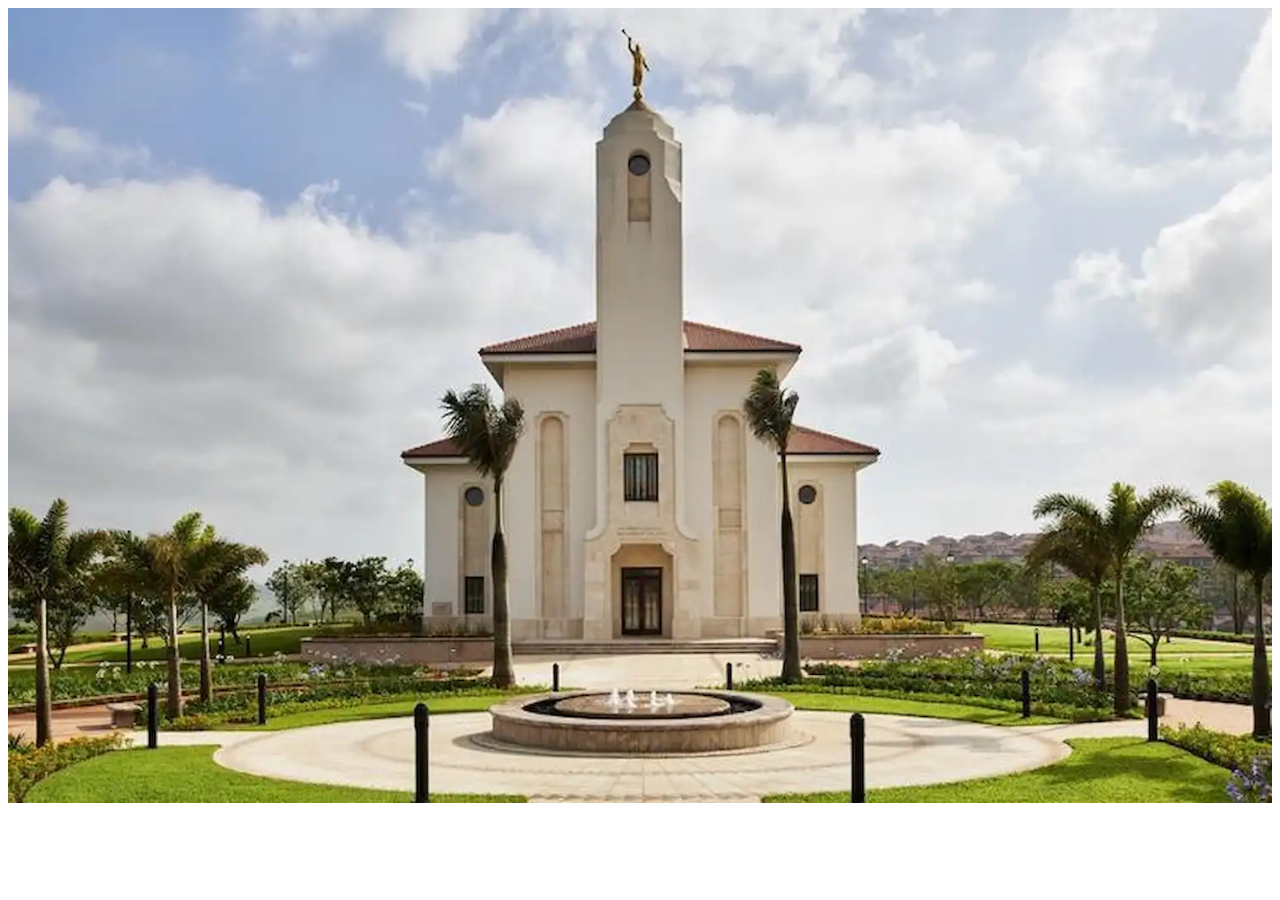
<file: week03/responsive-images.html>
<!DOCTYPE html>
<html lang="en">
<head>
    <meta charset="UTF-8">
    <meta name="viewport" content="width=device-width, initial-scale=1.0">
    <title>Document</title>
    <link rel="stylesheet" href="styles/images.css">
</head>
<body>
    <main>
        <div class="hero">
            <picture>
                <source srcset="images/hero-large.webp" media="(min-width: 1000px)">
                <source srcset="images/hero-medium.webp" media="(min-width: 500px)">
                <img src="images/hero-small.webp" alt="Temple name and location" width="500" height="250">
            </picture>
        </div>
    </main>
</body>
</html>
</file>
<file: styles/base.css>
* {
    margin: 0;
    padding: 0;
    box-sizing: border-box;
}


body {
    font-family: "Roboto", sans-serif;
}


header {
    background-color: #ddd;
    border: 1px solid rgba(0, 0, 0, 0.1);
}


h1 {
    font-size: 2rem;
    text-align: center;
    padding: 1rem 0;
}


nav {
    background-color: #36454f;
    margin: 0;
    display: flex;
    justify-content: space-evenly;
}

nav a {
    display: block;
    color: #fff;
    text-align: center;
    padding: 1rem;
    text-decoration: none;
}

nav a:hover {
    text-decoration: overline;
}



.parent {
    display: grid;
    grid-template-columns: 3fr 1fr;
    grid-template-rows: 1fr;
    gap: 2px;
    margin: 1rem;
}


.card {
    border: 2px solid rgba(0, 0, 0, 0.1);
    border-radius: 10px;
    margin: 1rem;
    padding: 1rem;
}


.card h2,
.card .about h2 {
    display: block;
    width: calc(100% + 2rem);
    margin: -1rem -1rem 1rem -1rem;
    background: #293854;
    color: #fff;
    text-align: center;
    padding: 0 0.5rem 0.5rem 0.5rem;
}


.card .about img {
    float: right;
    max-width: 250px;
    height: 150px;
    margin-left: 1rem;
    margin-bottom: 1rem;
}


.country {
    padding-top: 50px;
    align-items: center;
    max-width: 650px;
}

.country h3 {
    margin-bottom: 1rem;
    text-align: center;
    border-bottom: 1px solid black;
    padding-bottom: 0.5rem;
    width: 50%;
}

.country img {
    float: left;
    margin-right: 1rem;
}


footer {
    text-align: center;
    padding: 1rem;
    background-color: #36454f;
    margin: 0;
    color: #fff;
}
</file>
<file: project/styles/style.css>
:root {
    --pale: #E8D9C4;
    --gold: #785D32;
    --rough: #3E160C;
    --navy: #050A30;
}

* {
    margin: 0;
    padding: 0;
    box-sizing: border-box;
    font-family: 'Segoe UI', Tahoma, Geneva, Verdana, sans-serif;
}

body {
    background-color: #121212;
    color: #fff;
    overflow-x: hidden;
}

header {
    position: fixed;
    top: 0;
    left: 0;
    width: 100%;
    z-index: 1000;
    padding: 20px 40px;
    display: flex;
    justify-content: space-between;
    align-items: center;
    transition: background-color 0.3s;
}

header.scrolled {
    background-color: rgba(0, 0, 0, 0.9);
}

.logo {
    display: flex;
    align-items: center;
    color: #fff;
    text-decoration: none;
}

.logo img {
    height: 40px;
}

.nav-links {
    display: flex;
    gap: 30px;
}

.nav-links a {
    color: #fff;
    text-decoration: none;
    text-transform: uppercase;
    font-size: 14px;
    font-weight: 600;
    letter-spacing: 1px;
    transition: color 0.3s;
}

.nav-links a:hover {
    color: var(--gold);
}

.nav-icons {
    display: flex;
    gap: 20px;
}

.nav-icons a {
    color: #fff;
    font-size: 18px;
    transition: color 0.3s;
}

.nav-icons a:hover {
    color: var(--gold);
}

.menu-toggle {
    display: none;
    background: none;
    border: none;
    color: #fff;
    font-size: 24px;
    cursor: pointer;
}

.hero {
    position: relative;
    height: 100vh;
    display: flex;
    align-items: center;
    justify-content: center;
    text-align: center;
    overflow: hidden;
}

.hero-bg {
    position: absolute;
    top: 0;
    left: 0;
    width: 100%;
    height: 100%;
    background-image: url('../images/hero.webp');
    background-size: cover;
    animation: fadeInUp 1s forwards 0.2s;
    filter: brightness(0.4);
    background-position: center;
    filter: brightness(0.4);
    z-index: -1;
}



.hero-content {
    max-width: 800px;
    padding: 20px;
    z-index: 1;
    opacity: 0;
    transform: translateY(30px);
    animation: fadeInUp 1s forwards 0.5s;
}

@keyframes fadeInUp {
    to {
        opacity: 1;
        transform: translateY(0);
    }
}

.hero-title {
    font-size: 64px;
    margin-bottom: 20px;
    text-transform: uppercase;
    letter-spacing: 2px;
}

.hero-subtitle {
    font-size: 18px;
    margin-bottom: 40px;
    line-height: 1.6;
}

.hero-deer {
    font-size: 80px;
    color: var(--gold);
    margin-bottom: 20px;
}

.btn {
    display: inline-block;
    padding: 12px 30px;
    background-color: var(--gold);
    color: #fff;
    text-decoration: none;
    text-transform: uppercase;
    font-size: 14px;
    font-weight: 600;
    letter-spacing: 1px;
    border: none;
    cursor: pointer;
    transition: background-color 0.3s;
}

.btn:hover {
    background-color: #8b6d3e;
}

.features {
    display: flex;
    justify-content: space-around;
    padding: 60px 20px;
    background-color: #0a0a0a;
    flex-wrap: wrap;
}

.feature {
    display: flex;
    align-items: center;
    margin: 10px 0;
}

.feature-icon {
    font-size: 24px;
    margin-right: 15px;
    color: var(--gold);
}

.feature-text {
    font-size: 14px;
    color: #ccc;
}

.category-nav {
    display: flex;
    justify-content: center;
    margin: 40px 0;
}

.category-btn {
    padding: 10px 30px;
    background: none;
    border: none;
    color: #ccc;
    font-size: 16px;
    text-transform: uppercase;
    cursor: pointer;
    letter-spacing: 1px;
    transition: color 0.3s;
}

.category-btn:hover,
.category-btn.active {
    color: var(--gold);
}

.divider {
    width: 100%;
    height: 1px;
    background-color: rgba(255, 255, 255, 0.1);
    margin: 20px 0;
}

.section-title {
    text-align: center;
    font-size: 36px;
    margin: 60px 0 40px;
    text-transform: uppercase;
    letter-spacing: 2px;
}

.products {
    display: grid;
    grid-template-columns: repeat(auto-fill, minmax(280px, 1fr));
    gap: 30px;
    padding: 0 40px;
    margin-bottom: 60px;
    justify-content: center;
    align-items: center;
}

.product {
    position: relative;
    overflow: hidden;
}

.product-img {
    width: 100%;
    aspect-ratio: 3/4;
    object-fit: cover;
    transition: transform 0.5s;
}

.product:hover .product-img {
    transform: scale(1.05);
}

.product-overlay {
    position: absolute;
    bottom: 0;
    left: 0;
    width: 100%;
    padding: 20px;
    background: linear-gradient(to top, rgba(0, 0, 0, 0.8), transparent);
    transform: translateY(100%);
    transition: transform 0.3s;
}

.product:hover .product-overlay {
    transform: translateY(0);
}

.product-title {
    font-size: 18px;
    margin-bottom: 5px;
}

.product-price {
    color: var(--gold);
    margin-bottom: 15px;
    font-weight: 600;
}

.product-badge {
    position: absolute;
    top: 20px;
    right: 20px;
    padding: 5px 10px;
    background-color: var(--gold);
    color: #fff;
    font-size: 12px;
    text-transform: uppercase;
}

.collection {
    display: grid;
    grid-template-columns: 1fr 1fr;
    padding: 60px 40px;
    background-color: #0a0a0a;
}

.collection-img {
    overflow: hidden;
}

.collection-img img {
    width: 100%;
    height: 100%;
    object-fit: cover;
    transition: transform 0.5s;
}

.collection:hover .collection-img img {
    transform: scale(1.05);
}

.collection-content {
    padding: 40px;
    display: flex;
    flex-direction: column;
    justify-content: center;
}

.collection-title {
    font-size: 28px;
    margin-bottom: 10px;
    text-transform: uppercase;
    letter-spacing: 1px;
}

.collection-subtitle {
    font-size: 16px;
    color: #EFEDCE;
    margin-bottom: 20px;
    text-transform: uppercase;
    letter-spacing: 1px;
}

.collection-text {
    margin-bottom: 30px;
    font-size: 14px;
    line-height: 1.6;
    color: #ccc;
}

.blog {
    position: relative;
    padding: 60px 40px;
    text-align: center;
    background-image: url('../images/threads.webp');
    background-size: cover;
    background-position: center;
    background-attachment: fixed;
}

.blog::before {
    content: '';
    position: absolute;
    top: 0;
    left: 0;
    width: 100%;
    height: 100%;
    background-color: rgba(0, 0, 0, 0.7);
}

.blog-content {
    position: relative;
    max-width: 800px;
    margin: 0 auto;
}

.blog-date {
    font-size: 14px;
    color: var(--gold);
    margin-bottom: 10px;
}

.blog-title {
    font-size: 36px;
    margin-bottom: 20px;
    text-transform: uppercase;
    letter-spacing: 2px;
}

.clearance {
    display: grid;
    grid-template-columns: repeat(2, 1fr);
    padding: 40px;
    gap: 30px;
    justify-content: center;
    align-items: center;
}

.clearance-item {
    position: relative;
    overflow: hidden;
    aspect-ratio: 1/1;
}

.clearance-img {
    width: 100%;
    height: 100%;
    object-fit: cover;
    transition: transform 0.5s;
}

.clearance-item:hover .clearance-img {
    transform: scale(1.05);
}

.clearance-overlay {
    position: absolute;
    top: 0;
    left: 0;
    width: 100%;
    height: 100%;
    background-color: rgba(0, 0, 0, 0.5);
    display: flex;
    flex-direction: column;
    justify-content: center;
    align-items: center;
    padding: 20px;
    text-align: center;
}

.clearance-title {
    font-size: 24px;
    margin-bottom: 10px;
    text-transform: uppercase;
    letter-spacing: 1px;
}

.clearance-text {
    font-size: 14px;
    margin-bottom: 20px;
    color: #ccc;
}

.sale {
    padding: 60px 40px;
    background-color: #0a0a0a;
    text-align: center;
}

.sale-title {
    font-size: 36px;
    margin-bottom: 20px;
    text-transform: uppercase;
    letter-spacing: 2px;
}

.sale-subtitle {
    font-size: 18px;
    margin-bottom: 40px;
    color: #EFEDCE;
}

.sale-grid {
    display: grid;
    grid-template-columns: repeat(auto-fill, minmax(280px, 1fr));
    gap: 30px;
}

.sale-item {
    position: relative;
    overflow: hidden;
    aspect-ratio: 1/1;
}

.sale-img {
    width: 100%;
    height: 100%;
    object-fit: cover;
    transition: transform 0.5s;
}

.sale-item:hover .sale-img {
    transform: scale(1.05);
}

.sale-tag {
    position: absolute;
    top: 20px;
    left: 20px;
    padding: 5px 10px;
    background-color: var(--rough);
    color: #fff;
    font-size: 14px;
}

footer {
    padding: 60px 40px 20px;
    background-color: #000;
}

.footer-logo {
    text-align: center;
    margin-bottom: 40px;
}

.footer-logo img {
    height: 40px;
}

.footer-links {
    display: flex;
    justify-content: center;
    gap: 20px;
    margin-bottom: 40px;
}

.footer-social {
    display: flex;
    justify-content: center;
    gap: 15px;
    margin-bottom: 40px;
}

.footer-social a {
    display: flex;
    align-items: center;
    justify-content: center;
    width: 40px;
    height: 40px;
    border-radius: 50%;
    background-color: rgba(255, 255, 255, 0.1);
    color: #fff;
    transition: background-color 0.3s;
}

.footer-social a:hover {
    background-color: var(--gold);
}

.footer-text {
    text-align: center;
    font-size: 14px;
    color: #fff;
}


@media (max-width: 1024px) {
    .nav-links {
        gap: 20px;
    }

    .collection {
        grid-template-columns: 1fr;
    }

    .clearance {
        grid-template-columns: 1fr;
    }
}

@media (max-width: 768px) {
    header {
        padding: 15px 20px;
    }

    .nav-links {
        position: fixed;
        top: 80px;
        left: 0;
        width: 100%;
        flex-direction: column;
        gap: 0;
        background-color: rgba(0, 0, 0, 0.9);
        transform: translateY(-100%);
        opacity: 0;
        pointer-events: none;
        transition: transform 0.3s, opacity 0.3s;
        z-index: 999;
    }

    .nav-links.active {
        transform: translateY(0);
        opacity: 1;
        pointer-events: auto;
    }

    .nav-links a {
        display: block;
        padding: 15px 20px;
        border-bottom: 1px solid rgba(255, 255, 255, 0.1);
    }

    .menu-toggle {
        display: block;
    }

    .hero-title {
        font-size: 48px;
    }

    .features {
        flex-direction: column;
        align-items: center;
        gap: 20px;
    }

    .collection-content {
        padding: 20px;
    }

    .products {
        padding: 0 20px;
    }
}

@media (max-width: 480px) {
    .hero-title {
        font-size: 36px;
    }

    .section-title {
        font-size: 28px;
    }

    .collection-title {
        font-size: 24px;
    }

    .blog-title {
        font-size: 28px;
    }

    .clearance-title {
        font-size: 20px;
    }

    .sale-title {
        font-size: 28px;
    }
}

/* Scroll Animation */
.fade-in {
    opacity: 0;
    transform: translateY(30px);
    transition: opacity 0.8s, transform 0.8s;
}

.fade-in.visible {
    opacity: 1;
    transform: translateY(0);
}
</file>
<file: styles/form.css>
body {
    font-family: Arial, sans-serif;
    background-color: #EFEDCE;
    margin: 0;
    padding: 0;
    font-family: "Roboto", serif;
}

main {
    width: 90%;
    max-width: 500px;
    margin: 2rem auto;
    background: #e0dcdc;
    padding: 1.5rem;
    border-radius: 8px;
    box-shadow: 0 0 8px rgba(0, 0, 0, 0.1);
}

h1 {
    text-align: center;
    background: #0F214D;
    color: white;
    padding: 1rem;
    margin-top: 0;
    border-radius: 8px 8px 0 0;
}

label,
legend {
    display: block;
    margin-top: 1rem;
    font-weight: bold;
}

input[type="text"],
input[type="date"],
select,
textarea {
    width: 100%;
    padding: 0.5rem;
    margin-top: 0.25rem;
    border: 1px solid #aaa;
    border-radius: 4px;
}

.rating label {
    display: inline-block;
    font-size: 1.5rem;
    color: #555;
    margin-right: 0.3rem;
}

fieldset {
    margin-top: 1rem;
    border: none;
    padding: 0;
}

input[type="submit"] {
    display: block;
    margin-top: 1.5rem;
    width: 100%;
    padding: 0.75rem;
    background-color: #0F214D;
    color: white;
    border: none;
    border-radius: 4px;
    font-size: 1rem;
}

footer {
    text-align: center;
    margin-top: 2rem;
    padding: 1rem;
    background-color: #0F214D;
    color: white;
    max-width: 500px;
    margin: 2rem auto;
    padding: 1.5rem
}
</file>
<file: styles/place.css>
/* Global Styles */
:root {
    --primary-color: #B22222;
    --secondary-color: #ffffff;
    --background-color: #f4f4f4;
    --accent-color: green;
}

body {

    font-family: "Roboto", serif;
    background-color: var(--background-color);
    color: var(--primary-color);
    text-align: center;
}

/* Header */
header {
    background: var(--accent-color);
    color: var(--secondary-color);
    padding: 10px;
}

/* Hero Section */
.hero img {
    width: 100%;
    height: 800px;
    object-fit: cover;

}

.hero {
    position: relative;
}

h2 {
    background-color: var(--accent-color);
    color: white;
    padding: 10px;
    right: 50%;
    text-align: left;
}


/* Content Layout */
.content {
    display: flex;
    flex-direction: column;
    gap: 20px;
    padding: 20px;

}

.data,
.weather {
    background: var(--secondary-color);
    padding: 15px;
    border-radius: 10px;
    text-align: center;
    color: black;
}







footer {
    background-color: var(--accent-color);
    color: white;
    padding: 20px 0px 20px 0px;
}

@media (min-width: 768px) {

   
    .content {
        flex-direction: row;
        justify-content: space-around;
    }

    .data {
        left: 5%;
        background: var(--secondary-color);
        padding: 15px;
        border-radius: 10px;
        text-align: center;
        position: absolute;
        top: 60%;
        color: black;
    }

    .weather {
        right: 5%;
        bottom: -45%;
        background: var(--secondary-color);
        padding: 15px;
        border-radius: 10px;
        text-align: center;
        position: absolute;
        color: black;
    }

    /* SVG for large view */
    #weather-title::after {
        content: "⛅";
        font-size: 1.5rem;
    }

    .weather-icon {
        display: none;
    }

}
</file>
<file: styles/temples.css>
* {
    margin: 0;
    padding: 0;
    box-sizing: border-box;
}


html {
    font-family: 'Roboto Flex', 'Roboto', sans-serif;
    line-height: 1.5;
}

body {
    background-color: #ffffff;
    color: #000000;
}


header {
    background-color: #4B0082;
    color: #ffffff;
    padding: 1rem;
    position: relative;
}

.header-container {
    display: flex;
    align-items: center;
    justify-content: space-between;
}


.header-container p {
    font-size: 1.5rem;
    font-weight: bold;
    white-space: nowrap;
    order: 1;
    
    margin: 0;
}


#hamburger {
    background: transparent;
    border: none;
    font-size: 2rem;
    cursor: pointer;
    color: #ffffff;
    display: block;
    order: 2;
    
}


#nav-menu {
    display: none;
    flex-direction: column;
    align-items: center;
    gap: 1rem;
    width: 100%;
    position: absolute;
    top: 100%;
    left: 0;
    background-color: #4B0082;
    padding: 1rem 0;
}


#nav-menu.active {
    display: flex;
}


#nav-menu a {
    color: #ffffff;
    text-decoration: none;
    padding: 0.5rem 1rem;
    transition: background-color 0.3s ease;
}

#nav-menu a:hover {
    background-color: #9932CC;
    border-radius: 4px;
}

/* Main Container */
main {
    max-width: 600px;
    margin: 0 auto;
    padding: 1rem;
}

main h1 {
    text-align: center;
    margin-bottom: 1rem;
}

main>div {
    display: grid;
    grid-template-columns: 1fr;
    gap: 1rem;
}

figure {
    text-align: center;
}

figure img {
    width: 100%;
    height: auto;
}

figure figcaption {
    margin-top: 0.5rem;
    font-weight: 500;
}


footer {
    background-color: #4B0082;
    color: #ffffff;
    text-align: center;
    padding: 1rem;
}

footer p {
    margin: 0.25rem 0;
}


@media (min-width: 768px) {
    .header-container {
        display: flex;
        justify-content: space-between;
        align-items: center;
    }


    #hamburger {
        display: none;
    }

   
    #nav-menu {
        display: flex !important;
        flex-direction: row;
        gap: 1rem;
        position: static;
        width: auto;
        padding: 0;
    }

    
    .header-container p {
        order: 1;
    
    }

    nav {
        order: 2;
        
    }
}
</file>
<file: styles/temples-large.css>
@media (min-width: 768px) {
    .header-container {
        flex-direction: row;
        align-items: center;
        justify-content: space-between;
    }

    #hamburger {
        display: none;
    }

  
    #nav-menu {
        display: flex !important;
        flex-direction: row;
        gap: 1rem;
        margin-top: 0;
    }

 
    main {
        max-width: 1200px;
    }

    
    main>div {
        grid-template-columns: repeat(3, 1fr);
    }
}
</file>
<file: project/styles/gallery.css>
/* styles/gallery.css */
@import url('https://fonts.googleapis.com/css2?family=Poppins:ital,wght@0,100;0,200;0,300;0,400;0,500;0,600;0,700;0,800;0,900;1,100;1,200;1,300;1,400;1,500;1,600;1,700;1,800;1,900&display=swap');

:root {
    --pale: #E8D9C4;
    --gold: #785D32;
    --rough: #3E160C;
    --navy: #050A30;
}

body {
    font-family: Poppins;
    background-color: #000;
    color: #eee;
    margin: 0;
    font-size: 12px;
    overflow-x: hidden;
}

a {
    text-decoration: none;
    color: #eee;
}

/* Header styles */
header {
    position: fixed;
    top: 0;
    left: 0;
    width: 100%;
    z-index: 1000;
    padding: 15px 40px;
    display: flex;
    justify-content: space-between;
    align-items: center;
    transition: background-color 0.3s;
    box-sizing: border-box;
}

header.scrolled {
    background-color: rgba(0, 0, 0, 0.9);
}

.logo {
    display: flex;
    align-items: center;
    color: #fff;
    text-decoration: none;
}

.nav-links {
    display: flex;
    gap: 30px;
}

.nav-links a {
    color: #fff;
    text-decoration: none;
    text-transform: uppercase;
    font-size: 14px;
    font-weight: 600;
    letter-spacing: 1px;
    transition: color 0.3s;
}

.nav-links a:hover {
    color: var(--gold);
}

.nav-icons {
    display: flex;
    gap: 20px;
}

.nav-icons a {
    color: #fff;
    font-size: 18px;
    transition: color 0.3s;
}

.nav-icons img {
    width: 24px;
    height: 24px;
}

.nav-icons a:hover {
    color: var(--gold);
}

.menu-toggle {
    display: none;
    background: none;
    border: none;
    color: #fff;
    font-size: 24px;
    cursor: pointer;
}


.carousel {
    width: 100vw;
    height: 100vh;
    overflow: hidden;
    position: relative;

}

.carousel .list .item {
    position: absolute;
    top: 0;
    left: 0;
    bottom: 0;
    right: 0;
}

.carousel .list .item img {
    width: 100%;
    height: 100%;
    object-fit: cover;
    transform: translateY(15px);
    animation: fadeInUp 1s forwards 0.2s;
    filter: brightness(0.4);
}

@keyframes fadeInUp {
    to {
        opacity: 1;
        transform: translateY(0);
    }
}

.carousel .list .item:nth-child(1) {
    z-index: 1;
}

.carousel .list .item .content {
    position: absolute;
    top: 20%;
    width: 1140px;
    max-width: 80%;
    left: 50%;
    transform: translateX(-50%);
    padding-right: 30%;
    box-sizing: border-box;
    color: #fff;
    text-shadow: 0 5px 10px #0004;
}

.carousel .list .item .content .author {
    font-weight: bold;
    letter-spacing: 10px;
}

.carousel .list .item .content .title,
.carousel .list .item .content .topic {
    font-weight: bold;
    font-size: 5em;
    line-height: 1.3em;
}

.carousel .list .item .content .topic {
    color: #f1683a;
}

.carousel .list .item .content .buttons {
    display: grid;
    grid-template-columns: repeat(2, 130px);
    grid-template-rows: 40px;
    gap: 5px;
    margin-top: 20px;
}

.carousel .list .item .content button {
    border: none;
    background-color: #eee;
    letter-spacing: 3px;
    font-family: Poppins;
    font-weight: 500px;
}

.carousel .list .item .content button:nth-child(2) {
    background-color: transparent;
    color: #eee;
    border: 1px solid #eee;
}

.thumbnail {
    position: absolute;
    bottom: 50px;
    left: 80%;
    width: max-content;
    z-index: 100;
    display: flex;
    gap: 20px;
    transform: translateX(-50%);
}

.thumbnail .item {
    width: 150px;
    height: 220px;
    flex-shrink: 0;
    position: relative;
}

.thumbnail .item img {
    width: 100%;
    height: 100%;
    object-fit: cover;
    border-radius: 20px;
}

.thumbnail .item .content {
    position: absolute;
    bottom: 10px;
    left: 10px;
    right: 10px;
    overflow: hidden;
    text-overflow: ellipsis;
}

.thumbnail .item .content .title {
    font-weight: bold;
    font-size: 16px;
    margin: 0;
    white-space: nowrap;
    overflow: hidden;
    text-overflow: ellipsis;
}

.thumbnail .item .content .des {
    font-size: 12px;
    margin-top: 3px;
}

.thumbnail .item .content .des p {
    margin: 0;
    overflow: hidden;
    text-overflow: ellipsis;
    display: -webkit-box;
    -webkit-line-clamp: 2;
    -webkit-box-orient: vertical;
}

/* Circular arrows with hover */
.arrows {
    position: absolute;
    top: 80%;
    right: 52%;
    width: 300px;
    max-width: 30%;
    display: flex;
    gap: 10px;
    align-items: center;
    z-index: 100;
}

.arrows button {
    width: 40px;
    height: 40px;
    border-radius: 50%;
    background-color: rgba(238, 238, 238, 0.25);
    border: none;
    font-family: monospace;
    color: #fff;
    font-weight: bold;
    font-size: large;
    cursor: pointer;
    transition: background-color 0.5s, color 0.5s;
}

.arrows button:hover {
    background-color: #eee;
    color: #555;
}

/* Footer styles */
footer {
    padding: 60px 40px 20px;
    background-color: #000;
    opacity: 0;
    transform: translateY(30px);
    transition: opacity 0.8s, transform 0.8s;
}

footer.visible {
    opacity: 1;
    transform: translateY(0);
}

.footer-logo {
    text-align: center;
    margin-bottom: 40px;
}

.footer-social {
    display: flex;
    justify-content: center;
    gap: 15px;
    margin-bottom: 40px;
}

.footer-social a {
    display: flex;
    align-items: center;
    justify-content: center;
    transition: transform 0.3s;
}

.footer-social a:hover {
    transform: scale(1.1);
}

.footer-text {
    text-align: center;
    font-size: 14px;
    color: #fff;
}


.carousel .list .item:nth-child(1) .author,
.carousel .list .item:nth-child(1).title,
.carousel .list .item:nth-child(1) .topic,
.carousel .list .item:nth-child(1) .des,
.carousel .list .item:nth-child(1) .buttons {
    transform: translateY(50px);
    filter: blur(20px);
    opacity: 0;
    animation: showContent 0.5s linear 1 forwards;
}

@keyframes showContent {
    to {
        opacity: 1;
        filter: blur(0);
        transform: translateY(0);
    }
}

.carousel .list .item:nth-child(1) .title {
    animation-delay: 1.2s;
}

.carousel .list .item:nth-child(1) .topic {
    animation-delay: 1.4s;
}

.carousel .list .item:nth-child(1) .des {
    animation-delay: 1.6s;
}

.carousel .list .item:nth-child(1) .buttons {
    animation-delay: 1.8s;
}

.carousel.next .list .item:nth-child(1) img {
    width: 150px;
    height: 220px;
    position: absolute;
    left: 50%;
    bottom: 50px;
    border-radius: 20px;
    animation: showImage 0.5s linear 1 forwards;
}

@keyframes showImage {
    to {
        width: 100%;
        height: 100%;
        left: 0;
        bottom: 0;
        border-radius: 0;
    }
}

.carousel.next .thumbnail .item:nth-last-child(1) {
    width: 0;
    overflow: hidden;
    animation: showThumbnail 0.5s linear 1 forwards;
}

@keyframes showThumbnail {
    to {
        width: 150px;
        height: 220px;
        overflow: hidden;
    }
}

.carousel.next .thumbnail {
    transform: translateX(calc(-50% + 150px));
    animation: transformThumbnail 0.5s linear 1 forwards;
}

@keyframes transformThumbnail {
    to {
        transform: translateX(-50%);
    }
}

.carousel.prev .list .item:nth-child(2) img {
    position: absolute;
    bottom: 0;
    left: 0;
    animation: outImage 0.5s linear 1 forwards;
}

@keyframes outImage {
    to {
        width: 150px;
        height: 220px;
        left: 50%;
        bottom: 50px;
        border-radius: 20px;
    }
}

.carousel.prev .thumbnail .item:nth-last-child(1) {
    width: 0;
    overflow: hidden;
    opacity: 0;
    animation: showThumbnail 0.5s linear 1 forwards;
}

.carousel.prev .list .item:nth-child(2) .author,
.carousel.prev .list .item:nth-child(2) .title,
.carousel.prev .list .item:nth-child(2) .topic,
.carousel.prev .list .item:nth-child(2) .des,
.carousel.prev .list .item:nth-child(2) .buttons {
    animation: contentOut 1.5s linear 1 forwards;
}

@keyframes contentOut {
    to {
        transform: translateY(-150px);
        filter: blur(20px);
        opacity: 0;
    }
}

.carousel.next .arrows button,
.carousel.prev .arrows button {
    pointer-events: none;
}

/* Time‑bar animation */
.time {
    width: 0;
    height: 5px;
    background-color: #f1683a;
    position: absolute;
    z-index: 100;
    top: 0;
    left: 0;
}

.carousel.next .time,
.carousel.prev .time {
    width: 100%;
    animation: timeRunning 2s linear 1 forwards;
}

@keyframes timeRunning {
    to {
        width: 0;
    }
}


.fade-in {
    opacity: 0;
    transform: translateY(30px);
    transition: opacity 0.8s, transform 0.8s;
}

.fade-in.visible {
    opacity: 1;
    transform: translateY(0);
}


@media screen and (max-width: 678px) {
    header {
        padding: 15px 20px;
    }

    .nav-links {
        position: fixed;
        top: 80px;
        left: 0;
        width: 100%;
        flex-direction: column;
        gap: 0;
        background-color: rgba(0, 0, 0, 0.9);
        transform: translateY(-100%);
        opacity: 0;
        pointer-events: none;
        transition: transform 0.3s, opacity 0.3s;
        z-index: 999;
    }

    .nav-links.active {
        transform: translateY(0);
        opacity: 1;
        pointer-events: auto;
    }

    .nav-links a {
        display: block;
        padding: 15px 20px;
        border-bottom: 1px solid rgba(255, 255, 255, 0.1);
    }

    .menu-toggle {
        display: block;
    }

    .carousel .list .item .content {
        padding-right: 0;
        top: 15%;
        padding-left: 20px;
        padding-right: 20px;
        text-align: center;
    }

    .carousel .list .item .content .author {
        font-size: 12px;
        letter-spacing: 5px;
    }

    .carousel .list .item .content .title,
    .carousel .list .item .content .topic {
        font-size: 2em;
        line-height: 1.2em;
    }

    .carousel .list .item .content .des {
        font-size: 14px;
    }

    .carousel .list .item .content .buttons {
        grid-template-columns: 1fr;
        max-width: 200px;
        margin: 20px auto 0;
    }

    .arrows {
        top: auto;
        bottom: 240px;
        right: auto;
        left: 50%;
        transform: translateX(-50%);
        width: 100px;
        max-width: 100%;
        justify-content: center;
    }

    .thumbnail {
        bottom: 30px;
        gap: 10px;
        width: 90%;
        justify-content: center;
        flex-wrap: wrap;
        transform: translateX(-50%);
    }

    .thumbnail .item {
        width: 80px;
        height: 120px;
    }

    .thumbnail .item .content {
        bottom: 5px;
        left: 5px;
        right: 5px;
    }

    .thumbnail .item .content .title {
        font-size: 10px;
        margin: 0;
    }

    .thumbnail .item .content .des p {
        font-size: 8px;
        margin: 0;
        -webkit-line-clamp: 1;
    }

    .carousel.next .list .item:nth-child(1) img {
        width: 80px;
        height: 120px;
        bottom: 30px;
        animation: showImageMobile 0.5s linear 1 forwards;
    }

    @keyframes showImageMobile {
        to {
            width: 100%;
            height: 100%;
            left: 0;
            bottom: 0;
            border-radius: 0;
        }
    }

    .carousel.prev .list .item:nth-child(2) img {
        animation: outImageMobile 0.5s linear 1 forwards;
    }

    @keyframes outImageMobile {
        to {
            width: 80px;
            height: 120px;
            left: 50%;
            bottom: 30px;
            border-radius: 10px;
        }
    }

    .carousel.next .thumbnail .item:nth-last-child(1) {
        animation: showThumbnailMobile 0.5s linear 1 forwards;
    }

    @keyframes showThumbnailMobile {
        to {
            width: 80px;
            height: 120px;
            overflow: hidden;
        }
    }

    .carousel.next .thumbnail {
        transform: translateX(calc(-50% + 80px));
        animation: transformThumbnailMobile 0.5s linear 1 forwards;
    }

    @keyframes transformThumbnailMobile {
        to {
            transform: translateX(-50%);
        }
    }

    .footer-text {
        font-size: 12px;
    }
}

@media screen and (max-width: 480px) {
    .logo svg {
        width: 120px;
    }

    .nav-icons img {
        width: 20px;
        height: 20px;
    }

    .carousel .list .item .content {
        top: 12%;
    }

    .carousel .list .item .content .author {
        font-size: 10px;
        letter-spacing: 3px;
    }

    .carousel .list .item .content .title,
    .carousel .list .item .content .topic {
        font-size: 1.5em;
    }

    .carousel .list .item .content .des {
        font-size: 12px;
    }

    .arrows {
        bottom: 170px;
    }

    .arrows button {
        width: 30px;
        height: 30px;
    }

    .thumbnail {
        bottom: 20px;
        gap: 5px;
    }

    .thumbnail .item {
        width: 60px;
        height: 90px;
    }

    .thumbnail .item .content {
        bottom: 3px;
        left: 3px;
        right: 3px;
    }

    .thumbnail .item .content .title {
        font-size: 8px;
    }

    .thumbnail .item .content .des {
        display: none;
    }

    .carousel.next .list .item:nth-child(1) img {
        width: 60px;
        height: 90px;
        bottom: 20px;
        animation: showImageSmall 0.5s linear 1 forwards;
    }

    @keyframes showImageSmall {
        to {
            width: 100%;
            height: 100%;
            left: 0;
            bottom: 0;
            border-radius: 0;
        }
    }

    .carousel.prev .list .item:nth-child(2) img {
        animation: outImageSmall 0.5s linear 1 forwards;
    }

    @keyframes outImageSmall {
        to {
            width: 60px;
            height: 90px;
            left: 50%;
            bottom: 20px;
            border-radius: 8px;
        }
    }

    .carousel.next .thumbnail .item:nth-last-child(1) {
        animation: showThumbnailSmall 0.5s linear 1 forwards;
    }

    @keyframes showThumbnailSmall {
        to {
            width: 60px;
            height: 90px;
            overflow: hidden;
        }
    }

    .carousel.next .thumbnail {
        transform: translateX(calc(-50% + 60px));
        animation: transformThumbnailSmall 0.5s linear 1 forwards;
    }

    @keyframes transformThumbnailSmall {
        to {
            transform: translateX(-50%);
        }
    }
}
</file>
<file: week01/styles/layout.css>
body {
    display: grid;
    grid-template-rows: auto 1fr auto;
    margin: 0;
    font-family: Arial, sans-serif;
}

header{
    background-color: #333;
    color: white;
    padding: 1em;
}

nav {
    background-color: black;
    display: flex;
    justify-content: space-between;
    padding: 0 16px;
}

nav a {
    color: white;
    text-decoration: none;
    padding: 14px 16px;
}

nav a:hover {
    background-color: #ddd;
    color: black;
}
main {
    display: flex;
    height: 350px;
}

main .content {
    flex: 3;
    background-color: #ccc;
    padding: 20px;
}

main .aside {
    flex: 1;
    background-color: white;
    padding: 20px;
}

footer {
    background-color: #333;
    color: white;
    text-align: center;
    padding: 4.5rem;
    text-align: center;
}
</file>
<file: week03/styles/design.css>
body {
    font-family: Roboto, helvetica, sans-serif;
}

header,
main,
footer {
    max-width: 760px;
    margin: 0 auto;
}

marquee {
    padding: 1rem;
    background-color: #eee;
}

h1 {
    border-bottom: 1px solid rgba(0, 0, 0, 0.1);
}

main {
    display: grid;
    grid-template-columns: 1fr 1fr;
    gap: 20px;
}

h2 {
    color: navy;
    text-align: left;
    grid-column: 1 / -1;
    text-align: center;
}


article p {
    text-align: justify;
}

.callout {
    color: #ffffff;
    background-color: #702963;
    padding: 1rem;
}

footer {
    margin-top: 1rem;
    border-top: 1px solid rgba(0, 0, 0, 0.1);
    font-size: smaller;
    text-align: right;
}
</file>
<file: week03/styles/images.css>
.hero img {
    width: 100%; 
    height: auto;   
}
</file>
<file: project/styles/siteplan.css>
/* Import Google Fonts */
@import url('https://fonts.googleapis.com/css2?family=Montserrat:wght@400;500;600;700&family=Open+Sans:wght@300;400;600&display=swap');

/* CSS Reset & Global Styles */
* {
    margin: 0;
    padding: 0;
    box-sizing: border-box;
}

body {
    background-color: #121212;
    color: #E8D9C4;
    font-family: 'Open Sans', sans-serif;
    font-size: 16px;
    line-height: 1.6;
    max-width: 1200px;
    margin: 0 auto;
    padding: 0 20px;
}

/* Typography */
h1,
h2,
h3,
h4,
h5,
h6 {
    font-family: 'Montserrat', sans-serif;
    margin-bottom: 1rem;
    font-weight: 600;
    color: #E8D9C4;
}

h1 {
    font-size: 2.5rem;
    margin-top: 0;
    border-bottom: 2px solid #785D32;
    padding-bottom: 0.5rem;
}

h2 {
    font-size: 2rem;
    border-left: 4px solid #785D32;
    padding-left: 1rem;
}

h3 {
    font-size: 1.5rem;
    position: relative;
}

h3::after {
    content: '';
    display: block;
    width: 60px;
    height: 3px;
    background-color: #785D32;
    margin-top: 8px;
}

h4 {
    font-size: 1.75rem;
    text-align: center;
    margin: 2rem 0;
}

h5 {
    font-size: 1.25rem;
    color: #E8D9C4;
}

p {
    margin-bottom: 1rem;
    line-height: 1.8;
}

/* Header Section */
header {
    padding: 3rem 1rem 2rem;
    text-align: center;
    position: relative;
    margin-bottom: 2rem;
    background: linear-gradient(to bottom, rgba(120, 93, 50, 0.2), transparent);
    border-radius: 8px;
}

header p {
    font-size: 1.1rem;
    max-width: 600px;
    margin: 0 auto;
    color: rgba(232, 217, 196, 0.9);
}

/* Main Content */
main {
    display: flex;
    flex-direction: column;
    gap: 3rem;
}

section {
    margin-bottom: 2rem;
    padding: 1.5rem;
    background-color: rgba(255, 255, 255, 0.03);
    border-radius: 8px;
    box-shadow: 0 4px 6px rgba(0, 0, 0, 0.1);
    transition: transform 0.3s ease, box-shadow 0.3s ease;
}

section:hover {
    transform: translateY(-5px);
    box-shadow: 0 6px 12px rgba(0, 0, 0, 0.15);
}

/* Colors and Typography Sections */
ul {
    list-style-type: none;
    padding-left: 1rem;
}

ul li {
    margin-bottom: 1rem;
    position: relative;
    padding-left: 1.5rem;
}

ul li::before {
    content: "•";
    color: #785D32;
    font-size: 1.5rem;
    position: absolute;
    left: 0;
    top: -0.2rem;
}

strong {
    color: #E8D9C4;
    font-weight: 600;
}

/* Color Swatches */
ul li:nth-child(1) strong::after {
    content: "";
    display: inline-block;
    width: 1rem;
    height: 1rem;
    background-color: #E8D9C4;
    margin-left: 0.5rem;
    vertical-align: middle;
    border-radius: 3px;
}

ul li:nth-child(2) strong::after {
    content: "";
    display: inline-block;
    width: 1rem;
    height: 1rem;
    background-color: white;
    margin-left: 0.5rem;
    vertical-align: middle;
    border-radius: 3px;
}

ul li:nth-child(3) strong::after {
    content: "";
    display: inline-block;
    width: 1rem;
    height: 1rem;
    background-color: #785D32;
    margin-left: 0.5rem;
    vertical-align: middle;
    border-radius: 3px;
}

ul li:nth-child(4) strong::after {
    content: "";
    display: inline-block;
    width: 1rem;
    height: 1rem;
    background-color: #121212;
    margin-left: 0.5rem;
    vertical-align: middle;
    border-radius: 3px;
    border: 1px solid rgba(232, 217, 196, 0.3);
}

/* Wireframe Section */
div:last-child {
    padding: 1rem;
    border-radius: 8px;
    background: linear-gradient(to bottom, rgba(120, 93, 50, 0.1), transparent);
}

img {
    border-radius: 6px;
    box-shadow: 0 4px 15px rgba(0, 0, 0, 0.2);
    margin-bottom: 1rem;
    border: 1px solid rgba(232, 217, 196, 0.2);
}

/* Scenario Section Styling */
div:first-child section:nth-child(2) p {
    background-color: rgba(120, 93, 50, 0.1);
    padding: 1rem;
    border-radius: 6px;
    border-left: 3px solid #785D32;
    margin-bottom: 1rem;
    transition: transform 0.2s ease;
}

div:first-child section:nth-child(2) p:hover {
    transform: translateX(5px);
    background-color: rgba(120, 93, 50, 0.2);
}

/* Responsive Styles */
@media screen and (min-width: 768px) {
    main>div {
        display: flex;
        gap: 2rem;
    }

    main>div>section {
        flex: 1;
    }

    main>div:last-child {
        flex-direction: column;
    }

    main>div:last-child>section {
        display: flex;
        flex-direction: column;
    }
}

@media screen and (max-width: 767px) {
    h1 {
        font-size: 2rem;
    }

    h2 {
        font-size: 1.5rem;
    }

    section {
        padding: 1rem;
    }

    header {
        padding: 2rem 1rem 1.5rem;
    }
}

/* Footer */
footer {
    margin-top: 4rem;
    padding: 2rem 0;
    text-align: center;
    border-top: 1px solid rgba(232, 217, 196, 0.2);
}
</file>
